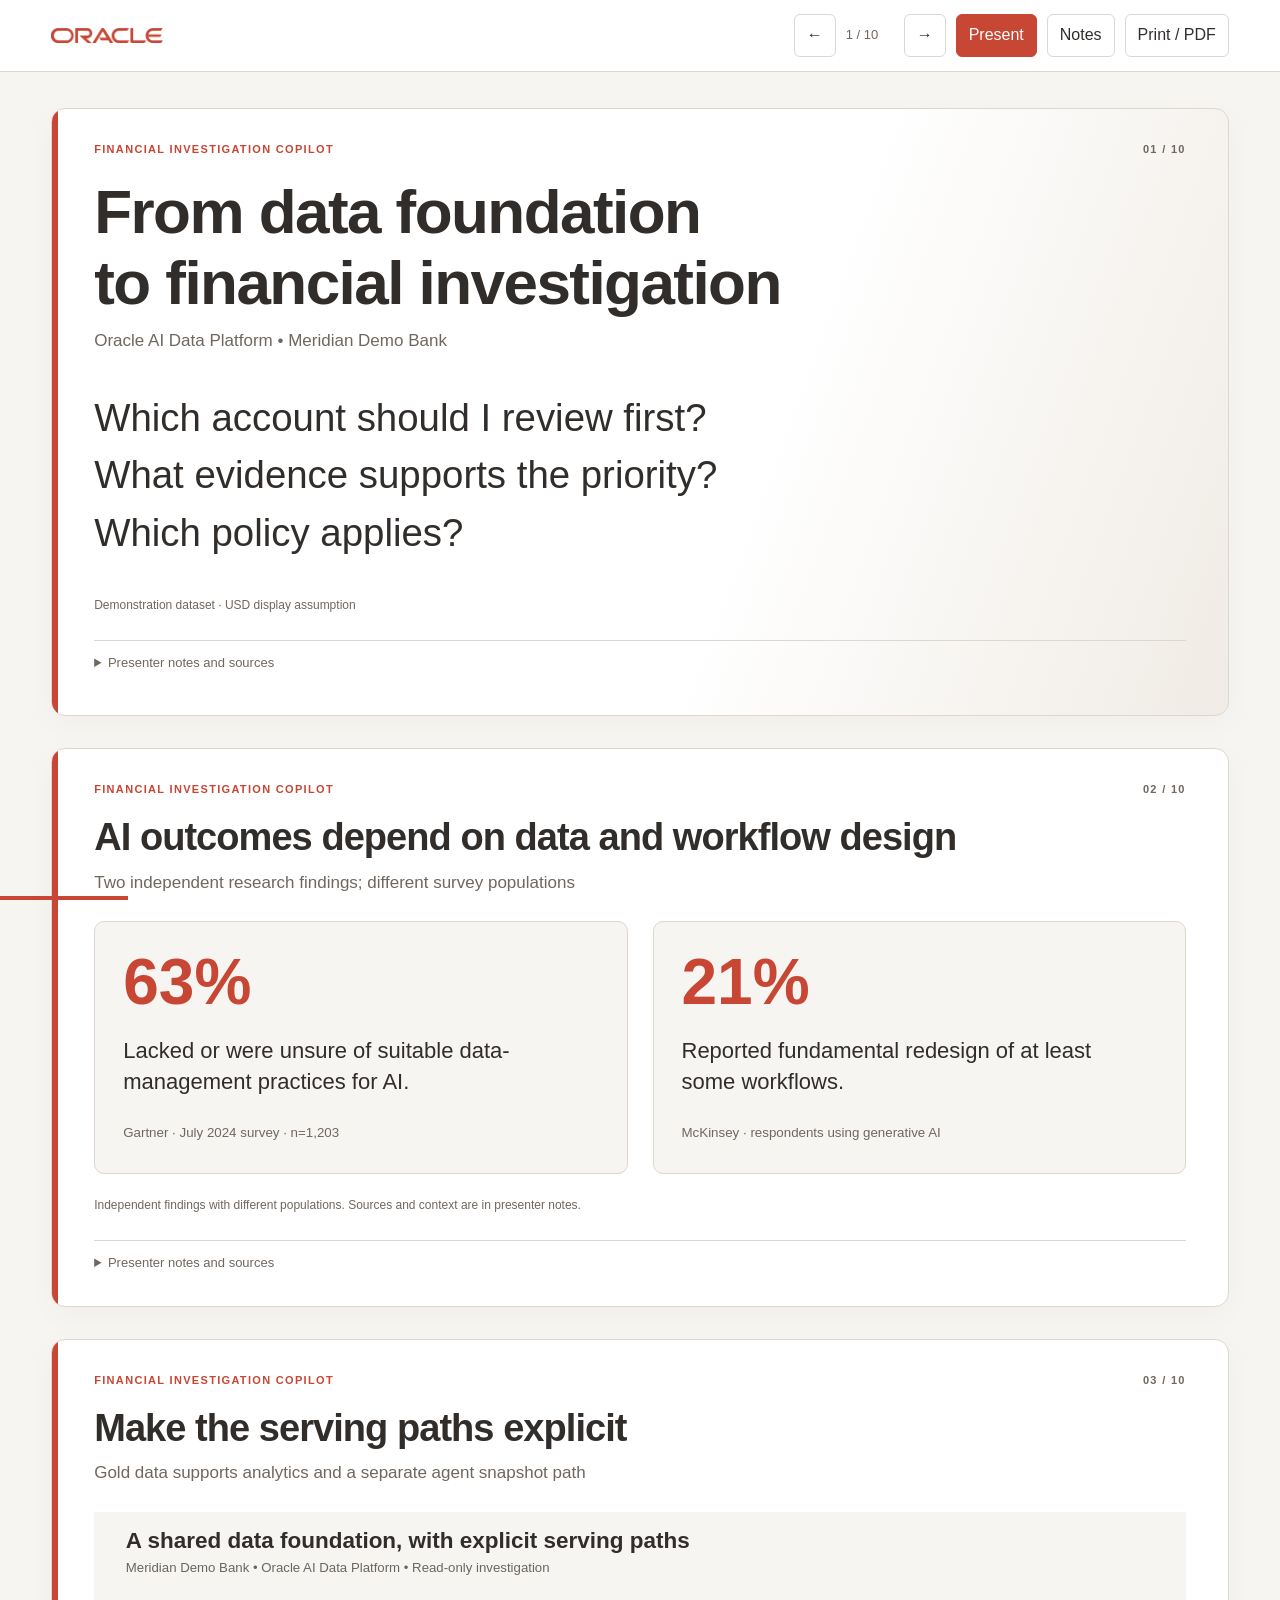
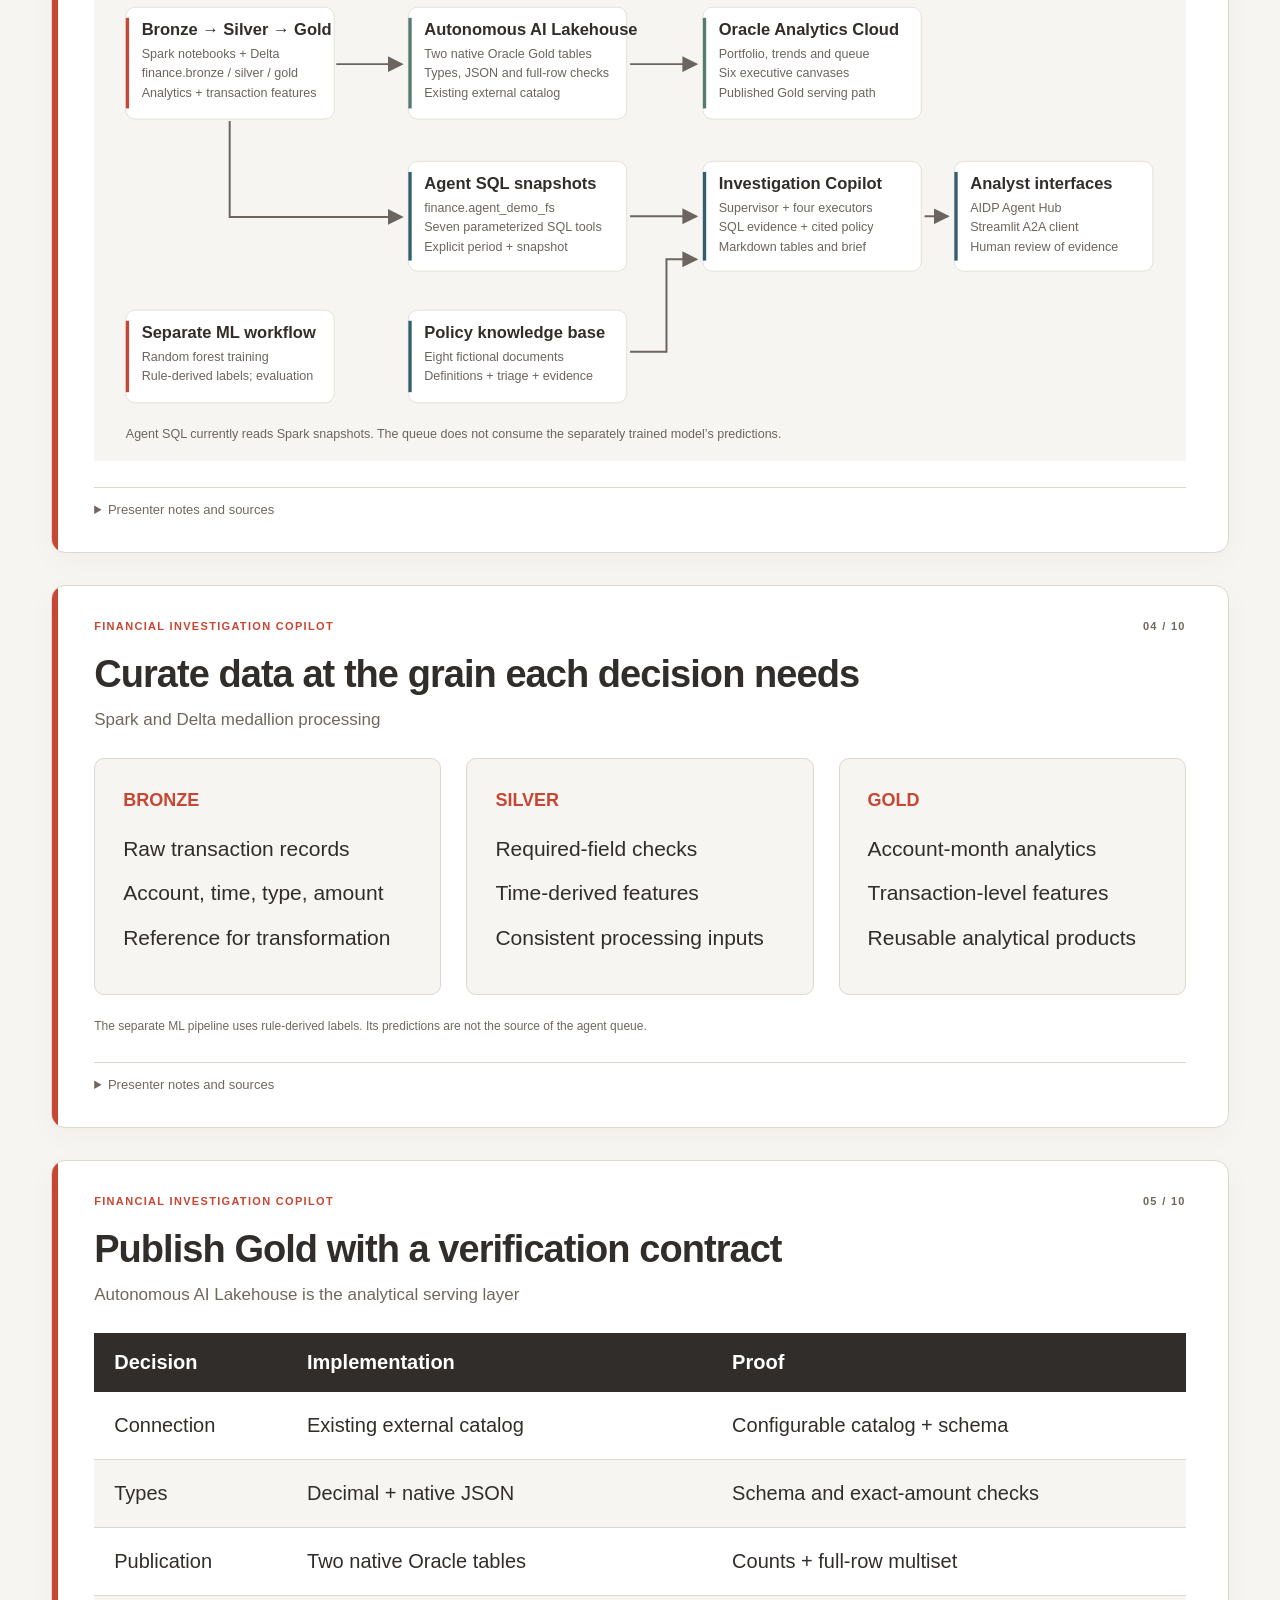
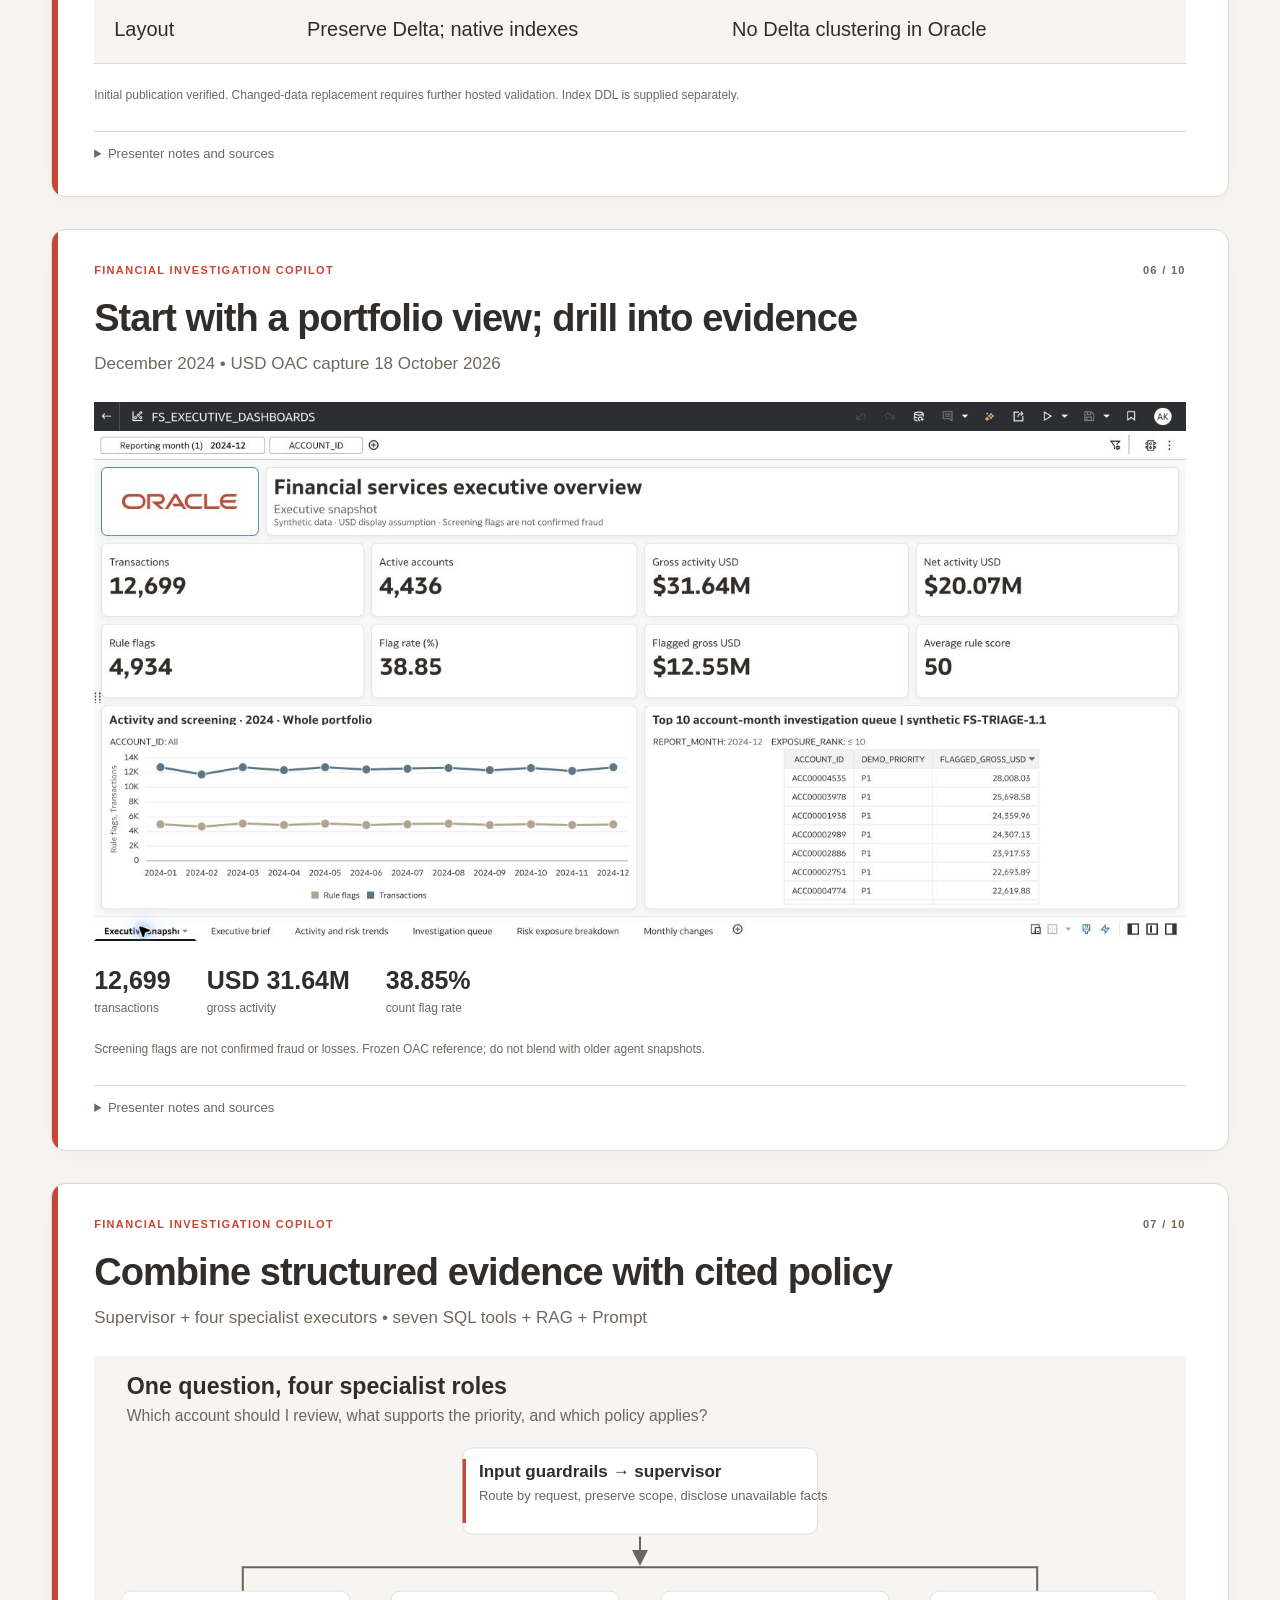
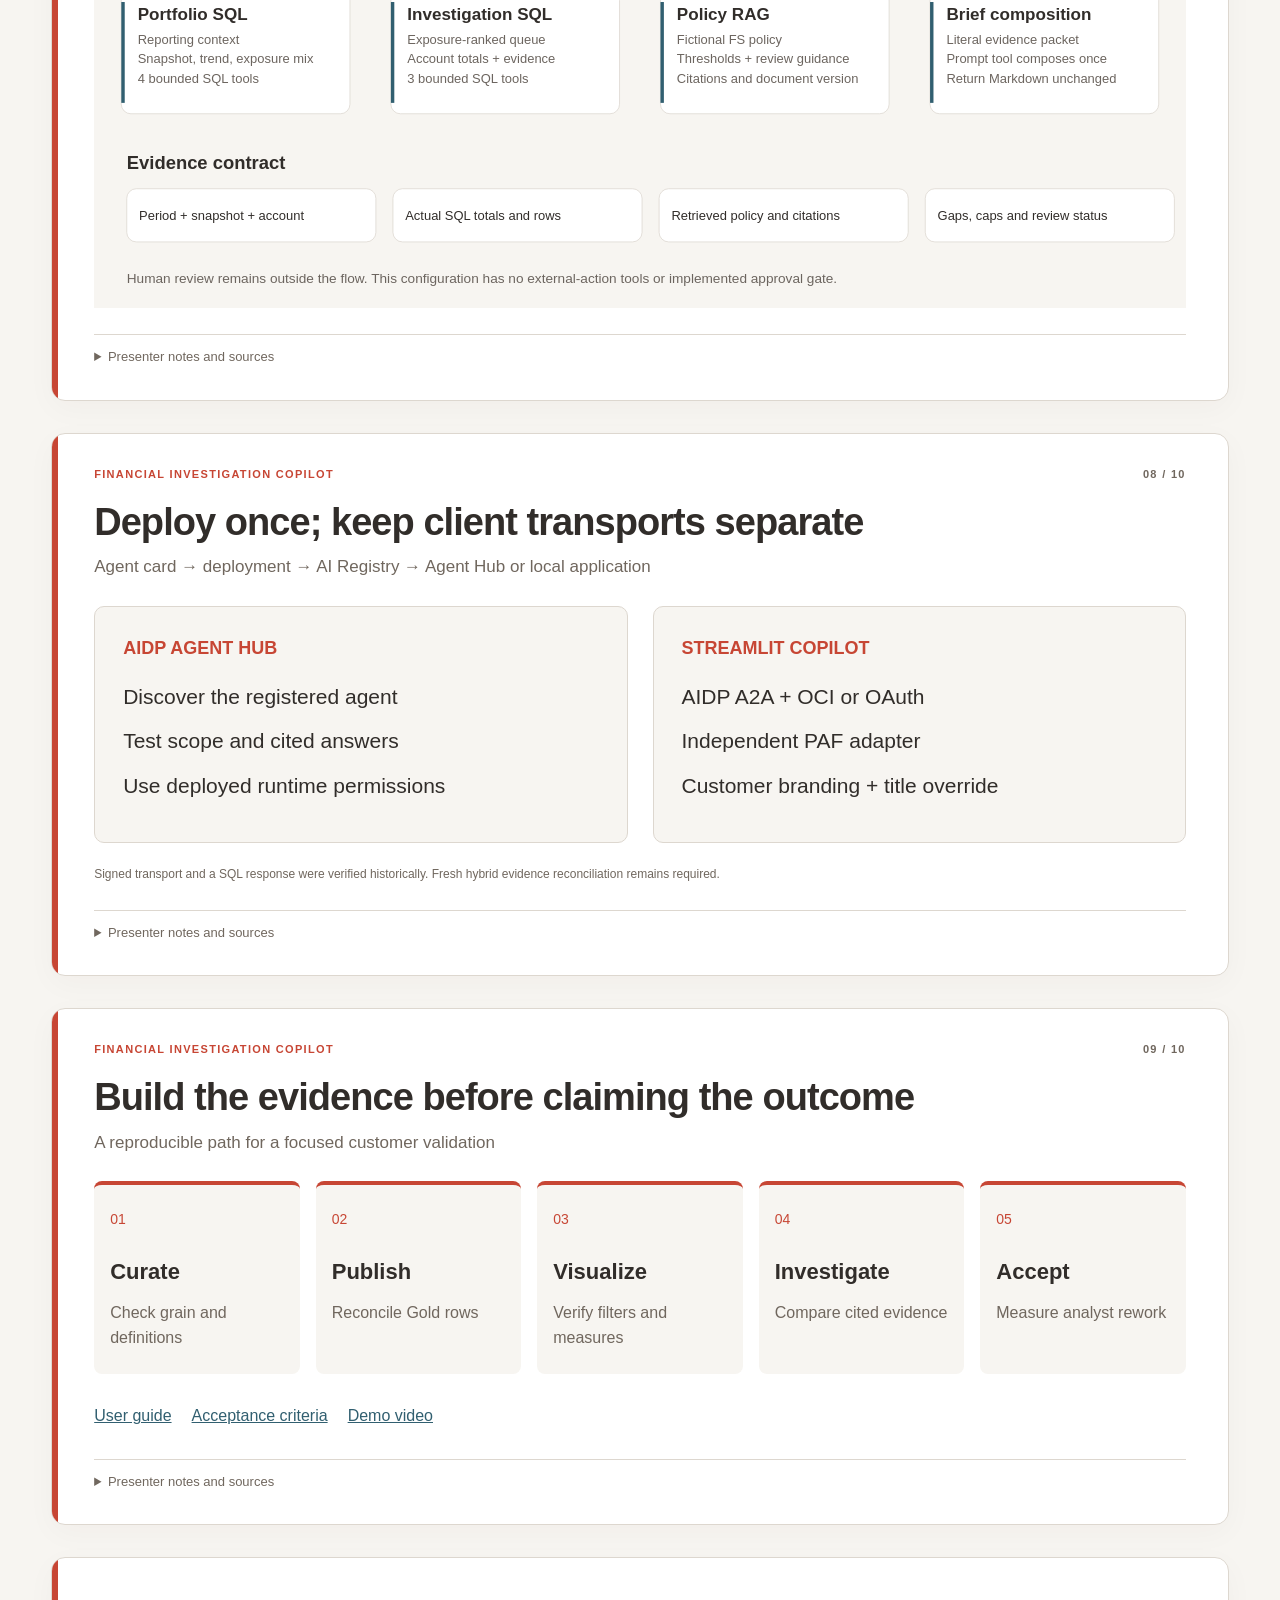
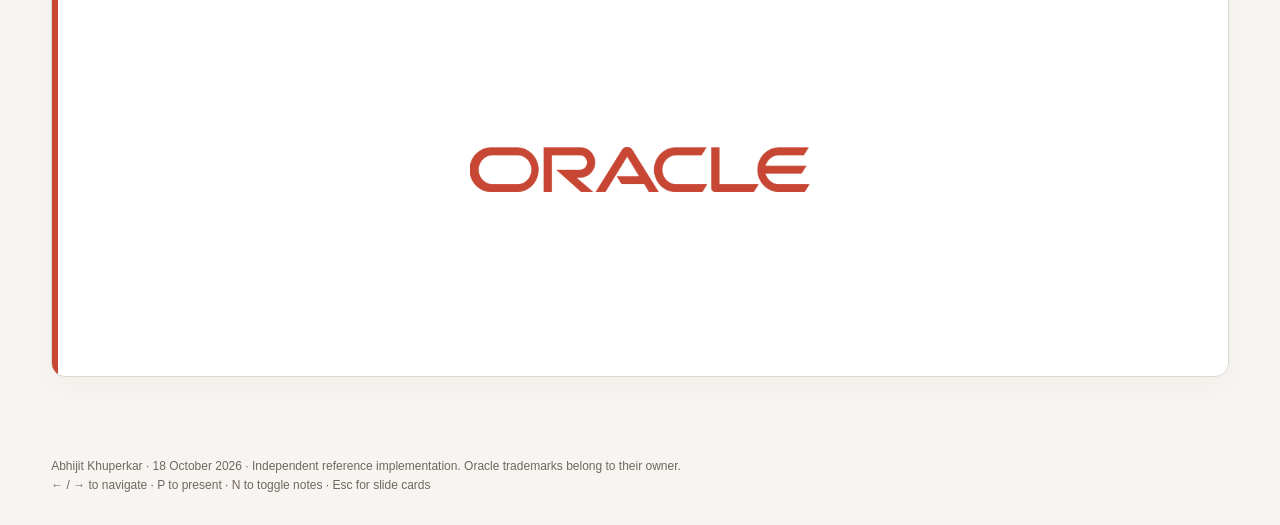
<file: slides/index.html>
<!doctype html><html lang="en"><head><meta charset="utf-8"><meta name="viewport" content="width=device-width,initial-scale=1"><title>Financial Investigation Copilot — slide cards</title><style>
:root{--ink:#312d2a;--muted:#70675e;--red:#c74634;--bg:#f7f5f1;--line:#ddd7cf;--blue:#315f70}*{box-sizing:border-box}body{margin:0;background:var(--bg);color:var(--ink);font:16px/1.55 Arial,Helvetica,sans-serif}.toolbar{position:sticky;top:0;z-index:20;display:flex;align-items:center;gap:10px;padding:14px 4vw;background:#fff;border-bottom:1px solid var(--line);flex-wrap:wrap}.toolbar img{width:112px;height:auto;margin-right:auto}.toolbar button{border:1px solid var(--line);border-radius:6px;background:#fff;color:var(--ink);padding:8px 12px;font:inherit;cursor:pointer}.toolbar button.primary{background:var(--red);color:white;border-color:var(--red)}button:focus-visible,a:focus-visible,summary:focus-visible{outline:3px solid var(--blue);outline-offset:3px}#counter{font-size:13px;color:var(--muted);min-width:48px}main{max-width:1440px;margin:auto;padding:36px 4vw 80px;display:grid;gap:32px}.slide{scroll-margin-top:95px;position:relative;background:#fff;border:1px solid var(--line);border-radius:14px;padding:32px 42px;box-shadow:0 8px 30px #312d2a08;overflow:hidden}.slide:before{content:"";position:absolute;left:0;top:0;width:6px;height:100%;background:var(--red)}.eyebrow{font-size:11px;font-weight:bold;letter-spacing:.12em;color:var(--red);display:flex;justify-content:space-between}.eyebrow span{color:var(--muted)}h2{font-size:clamp(24px,3vw,38px);line-height:1.15;letter-spacing:-.025em;margin:18px 0 10px;font-weight:700}.subtitle{font-size:17px;color:var(--muted);margin:0 0 25px}.content{margin-top:12px}.lead{font-size:clamp(25px,3vw,39px);line-height:1.5;max-width:900px;margin:34px 0}.cover{background:linear-gradient(110deg,#fff 0%,#fff 60%,#f0ebe4 100%);padding-bottom:42px}.cover h2{font-size:clamp(36px,5vw,62px);max-width:1000px}.two,.columns{display:grid;grid-template-columns:repeat(2,1fr);gap:25px}.columns-3{grid-template-columns:repeat(3,1fr)}.stat,.column{background:#f7f5f1;padding:28px;border-radius:10px;border:1px solid var(--line)}.stat b{display:block;font-size:64px;line-height:1;color:var(--red)}.stat p{font-size:22px;line-height:1.4;max-width:450px}.stat small{color:var(--muted)}.column h3{color:var(--red);font-size:18px;margin:0 0 18px}.column p{font-size:21px;margin:12px 0}figure{margin:0}figure img{width:100%;height:auto;max-height:570px;object-fit:contain;display:block}.disclosure{font-size:12px;color:var(--muted);margin:22px 0 4px}.mini-kpis{display:flex;gap:36px;flex-wrap:wrap;margin:20px 0}.mini-kpis span{display:grid;color:var(--muted);font-size:12px}.mini-kpis b{font-size:25px;color:var(--ink)}table{border-collapse:collapse;width:100%;font-size:20px}th{text-align:left;background:#312d2a;color:white;padding:14px 20px}td{padding:18px 20px;border-bottom:1px solid var(--line)}tbody tr:nth-child(even){background:#f7f5f1}.table-scroll{overflow:auto}.steps{display:grid;grid-template-columns:repeat(5,1fr);gap:16px;padding:0;counter-reset:step;list-style:none}.steps li{counter-increment:step;background:#f7f5f1;border-top:4px solid var(--red);padding:24px 16px;border-radius:8px}.steps li:before{content:counter(step,decimal-leading-zero);display:block;color:var(--red);font-size:14px;margin-bottom:24px}.steps b{font-size:22px;display:block}.steps span{display:block;color:var(--muted);margin-top:12px}.resource-links{display:flex;gap:20px;flex-wrap:wrap;margin:30px 0}.resource-links a{color:var(--blue)}.notes{border-top:1px solid var(--line);margin-top:26px;padding-top:12px;font-size:13px;color:var(--muted)}summary{cursor:pointer}.notes p{max-width:100%;overflow-wrap:anywhere}.closing{min-height:420px;display:grid;place-items:center}.closing header,.closing .notes{display:none}.closing-logo{width:340px;max-width:70vw;height:auto}.footer{max-width:1440px;margin:auto;padding:0 4vw 30px;color:var(--muted);font-size:12px}.progress{position:fixed;bottom:0;left:0;height:4px;background:var(--red);width:10%;z-index:30}.presenting main{max-width:100%;padding:18px 3vw}.presenting .slide{display:none;min-height:calc(100vh - 115px)}.presenting .slide.active{display:block}.presenting .slide.closing.active{display:grid}.presenting .footer{display:none}.hide-notes .notes{display:none}@media(max-width:750px){.slide{padding:25px 22px}.two,.columns,.columns-3,.steps{grid-template-columns:1fr}.stat b{font-size:50px}.toolbar{padding:10px}.toolbar img{width:80px}.toolbar button{font-size:12px;padding:7px}.column p{font-size:18px}table{font-size:15px}.steps li:before{margin-bottom:8px}}@media print{body{background:white}.toolbar,.footer,.progress,.notes{display:none!important}main,.presenting main{padding:0;display:block}.slide,.presenting .slide{display:block!important;border:0;border-radius:0;box-shadow:none;min-height:0;height:180mm;page-break-after:always;padding:12mm}.slide.closing{display:grid!important}.slide:last-child{page-break-after:auto}h2{font-size:26px}.lead{font-size:28px}figure img{max-height:120mm}.stat b{font-size:48px}.stat p,td,th,.column p{font-size:17px}@page{size:A4 landscape;margin:10mm}}
</style></head><body><nav class="toolbar" aria-label="Presentation controls"><img src="../media/brand/oracle-wordmark.png" alt="Oracle"><button id="prev" aria-label="Previous slide">←</button><span id="counter" aria-live="polite">1 / 10</span><button id="next" aria-label="Next slide">→</button><button id="mode" class="primary" aria-pressed="false">Present</button><button id="notes" aria-pressed="true">Notes</button><button id="print">Print / PDF</button></nav><main><section class="slide cover" id="slide-1" aria-labelledby="title-1"><header><span class="eyebrow">FINANCIAL INVESTIGATION COPILOT <span>01 / 10</span></span><h2 id="title-1">From data foundation<br>to financial investigation</h2><p class="subtitle">Oracle AI Data Platform • Meridian Demo Bank</p></header><div class="content"><p class="lead">Which account should I review first?<br>What evidence supports the priority?<br>Which policy applies?</p><p class="disclosure">Demonstration dataset · USD display assumption</p></div><details class="notes"><summary>Presenter notes and sources</summary><p>Abhijit Khuperkar | 18 October 2026. Mixed business and technical audience. Follow one monthly investigation from portfolio context to account evidence and policy. Demonstration dataset; amounts shown in USD, a display assumption without FX conversion. No confirmed-fraud, calibrated-probability or realized-loss claim.</p></details></section><section class="slide" id="slide-2" aria-labelledby="title-2"><header><span class="eyebrow">FINANCIAL INVESTIGATION COPILOT <span>02 / 10</span></span><h2 id="title-2">AI outcomes depend on data and workflow design</h2><p class="subtitle">Two independent research findings; different survey populations</p></header><div class="content"><div class="two"><div class="stat"><b>63%</b><p>Lacked or were unsure of suitable data-management practices for AI.</p><small>Gartner · July 2024 survey · n=1,203</small></div><div class="stat"><b>21%</b><p>Reported fundamental redesign of at least some workflows.</p><small>McKinsey · respondents using generative AI</small></div></div><p class="disclosure">Independent findings with different populations. Sources and context are in presenter notes.</p></div><details class="notes"><summary>Presenter notes and sources</summary><p>Gartner, 26 Feb 2025: https://www.gartner.com/en/newsroom/press-releases/2025-02-26-lack-of-ai-ready-data-puts-ai-projects-at-risk . McKinsey, 12 Mar 2025: https://www.mckinsey.com/capabilities/quantumblack/our-insights/the-state-of-ai-how-organizations-are-rewiring-to-capture-value . These findings motivate explicit data contracts and workflow design; neither establishes causation or a measured benefit from this project. Do not invert adoption statistics into disconnected-workflow claims.</p></details></section><section class="slide" id="slide-3" aria-labelledby="title-3"><header><span class="eyebrow">FINANCIAL INVESTIGATION COPILOT <span>03 / 10</span></span><h2 id="title-3">Make the serving paths explicit</h2><p class="subtitle">Gold data supports analytics and a separate agent snapshot path</p></header><div class="content"><figure><img src="../media/diagrams/architecture.svg" alt="Separate Spark-agent and AILH-OAC serving paths" loading="lazy"></figure></div><details class="notes"><summary>Presenter notes and sources</summary><p>See docs/architecture.md and media/diagrams/architecture.svg. Actual implementation: Spark Delta finance Bronze/Silver/Gold; optional publication to native Oracle AILH tables consumed by OAC. Seven current agent SQL tools query finance.agent_demo_fs materialized Spark snapshots. Eight fictional policy documents feed RAG. Separate ML model predictions are not the agent queue input. Oracle SQL tool source options: https://docs.oracle.com/en/cloud/paas/ai-data-platform/aidug/agent-flow-tools.html .</p></details></section><section class="slide" id="slide-4" aria-labelledby="title-4"><header><span class="eyebrow">FINANCIAL INVESTIGATION COPILOT <span>04 / 10</span></span><h2 id="title-4">Curate data at the grain each decision needs</h2><p class="subtitle">Spark and Delta medallion processing</p></header><div class="content"><div class="columns columns-3"><div class="column"><h3>BRONZE</h3><p>Raw transaction records</p><p>Account, time, type, amount</p><p>Reference for transformation</p></div><div class="column"><h3>SILVER</h3><p>Required-field checks</p><p>Time-derived features</p><p>Consistent processing inputs</p></div><div class="column"><h3>GOLD</h3><p>Account-month analytics</p><p>Transaction-level features</p><p>Reusable analytical products</p></div></div><p class="disclosure">The separate ML pipeline uses rule-derived labels. Its predictions are not the source of the agent queue.</p></div><details class="notes"><summary>Presenter notes and sources</summary><p>Four public notebooks preserve the supplied code and markdown, with saved outputs cleared for publication. The separate random forest pipeline demonstrates fitting and evaluation with rule-derived labels: is_fraud = risk_score &gt; 60, where score is randomly generated. Features exclude risk_score. No validated fraud-detection effectiveness follows; representative outcomes and independent model validation are required for a production claim. Source generator is unseeded, so rerun totals differ. Oracle overview: https://docs.oracle.com/en/cloud/paas/ai-data-platform/aidug/overview-oracle-ai-data-platform.html .</p></details></section><section class="slide" id="slide-5" aria-labelledby="title-5"><header><span class="eyebrow">FINANCIAL INVESTIGATION COPILOT <span>05 / 10</span></span><h2 id="title-5">Publish Gold with a verification contract</h2><p class="subtitle">Autonomous AI Lakehouse is the analytical serving layer</p></header><div class="content"><div class="table-scroll"><table><thead><tr><th>Decision</th><th>Implementation</th><th>Proof</th></tr></thead><tbody><tr><td>Connection</td><td>Existing external catalog</td><td>Configurable catalog + schema</td></tr><tr><td>Types</td><td>Decimal + native JSON</td><td>Schema and exact-amount checks</td></tr><tr><td>Publication</td><td>Two native Oracle tables</td><td>Counts + full-row multiset</td></tr><tr><td>Layout</td><td>Preserve Delta; native indexes</td><td>No Delta clustering in Oracle</td></tr></tbody></table></div><p class="disclosure">Initial publication verified. Changed-data replacement requires further hosted validation. Index DDL is supplied separately.</p></div><details class="notes"><summary>Presenter notes and sources</summary><p>Initial publication was verified after a wallet change, with schema, count, decimal, JSON and full-row duplicate-aware comparison. Changed-data replacement remains unvalidated after DATA_ACCESS_LAYER_0068. DDL includes CREATE TABLE IF NOT EXISTS; optional index DDL is supplied, not automatically executed by the catalog writer. Source tables remained unclustered when the runtime rejected retrofit ALTER clustering. See notebook appendix and docs/troubleshooting.md. External catalogs: https://docs.oracle.com/en/cloud/paas/ai-data-platform/aidug/external-catalogs.html .</p></details></section><section class="slide" id="slide-6" aria-labelledby="title-6"><header><span class="eyebrow">FINANCIAL INVESTIGATION COPILOT <span>06 / 10</span></span><h2 id="title-6">Start with a portfolio view; drill into evidence</h2><p class="subtitle">December 2024 • USD OAC capture 18 October 2026</p></header><div class="content"><figure><img src="../media/screenshots/executive-snapshot.png" alt="Verified December 2024 OAC dashboard" loading="lazy"></figure><div class="mini-kpis"><span><b>12,699</b>transactions</span><span><b>USD 31.64M</b>gross activity</span><span><b>38.85%</b>count flag rate</span></div><p class="disclosure">Screening flags are not confirmed fraud or losses. Frozen OAC reference; do not blend with older agent snapshots.</p></div><details class="notes"><summary>Presenter notes and sources</summary><p>Reference data/reference-snapshot.json: 12,699 transactions, 4,436 active accounts; USD31,642,312.97 gross, USD20,071,594.45 net; 4,934 score&gt;60 flags,38.853453027797464% count flag rate; USD12,547,752.55 flagged gross. Six AutoFit canvases: executive snapshot, executive brief, activity/risk trends, investigation queue, exposure breakdown, monthly changes. Whole-portfolio monthly comparisons are independent of account filters. Demonstration dataset; amounts shown in USD. Screening exposure is not confirmed fraud or loss. The screenshot is cropped, never reconstructed. The six OAC canvases were captured with USD presentation and rule FS-TRIAGE-1.1 on 18 October 2026. Original numeric reference remains 17 October; no amount rescaling.</p></details></section><section class="slide" id="slide-7" aria-labelledby="title-7"><header><span class="eyebrow">FINANCIAL INVESTIGATION COPILOT <span>07 / 10</span></span><h2 id="title-7">Combine structured evidence with cited policy</h2><p class="subtitle">Supervisor + four specialist executors • seven SQL tools + RAG + Prompt</p></header><div class="content"><figure><img src="../media/diagrams/agent-flow.svg" alt="Supervisor with portfolio SQL, investigation SQL, policy RAG and brief executors" loading="lazy"></figure></div><details class="notes"><summary>Presenter notes and sources</summary><p>Current node configurations and prompts are in agents/. Supervisor xai.grok-4.7; reference executor choices/settings are explicitly recorded there and may vary by tenant. Current Prompt tool argument: evidence_packet, String; it supersedes the earlier setup-notebook evidence_json template. Resolve the reporting period once, preserve snapshot/account scope, retrieve actual bounded evidence rows and applicable FS-POL-001 policy text. A risk_score is not a probability. No external-action tools or implemented approval gate. Guardrail and human-review language do not establish a technical authorization control.</p></details></section><section class="slide" id="slide-8" aria-labelledby="title-8"><header><span class="eyebrow">FINANCIAL INVESTIGATION COPILOT <span>08 / 10</span></span><h2 id="title-8">Deploy once; keep client transports separate</h2><p class="subtitle">Agent card → deployment → AI Registry → Agent Hub or local application</p></header><div class="content"><div class="columns columns-2"><div class="column"><h3>AIDP AGENT HUB</h3><p>Discover the registered agent</p><p>Test scope and cited answers</p><p>Use deployed runtime permissions</p></div><div class="column"><h3>STREAMLIT COPILOT</h3><p>AIDP A2A + OCI or OAuth</p><p>Independent PAF adapter</p><p>Customer branding + title override</p></div></div><p class="disclosure">Signed transport and a SQL response were verified historically. Fresh hybrid evidence reconciliation remains required.</p></div><details class="notes"><summary>Presenter notes and sources</summary><p>The author reports successful Agent Hub use and seven prompts. Exported trace covers root only. Historical Streamlit checks verified a signed card, minimal invocation and a SQL response. One hybrid follow-up completed transport but failed evidence reconciliation; fresh hosted acceptance is required. Do not show that prior answer as validated. No populated credentials, real endpoints or session histories are included. Run app from apps/copilot to load theme and secrets. Existing working PAF project is untouched.</p></details></section><section class="slide" id="slide-9" aria-labelledby="title-9"><header><span class="eyebrow">FINANCIAL INVESTIGATION COPILOT <span>09 / 10</span></span><h2 id="title-9">Build the evidence before claiming the outcome</h2><p class="subtitle">A reproducible path for a focused customer validation</p></header><div class="content"><ol class="steps"><li><b>Curate</b><span>Check grain and definitions</span></li><li><b>Publish</b><span>Reconcile Gold rows</span></li><li><b>Visualize</b><span>Verify filters and measures</span></li><li><b>Investigate</b><span>Compare cited evidence</span></li><li><b>Accept</b><span>Measure analyst rework</span></li></ol><div class="resource-links"><a href="../docs/user-guide.md">User guide</a><a href="../docs/hosted-acceptance.md">Acceptance criteria</a><a href="../video/README.md">Demo video</a></div></div><details class="notes"><summary>Presenter notes and sources</summary><p>Repository: https://github.com/akhuperkar/aidp-financial-investigation-copilot . User guide covers notebooks, OAC, Agent Builder, deployment and the client. Local mocked tests are distinct from hosted acceptance; the tenant CSV remains NOT_RUN until populated. Next: reconcile a fresh hybrid answer and validate changed-data publication. The reviewed motion video is now available in the repository and on YouTube. Suggested value measurement: time to assemble a review packet and verification rework. These have not been measured by this project. Video: https://www.youtube.com/watch?v=7Jhn-jmz2vg . Companion article (currently Draft): https://medium.com/@abhijit.khuperkar/73440372750f .</p></details></section><section class="slide closing" id="slide-10" aria-labelledby="title-10"><header><span class="eyebrow">FINANCIAL INVESTIGATION COPILOT <span>10 / 10</span></span><h2 id="title-10"></h2><p class="subtitle"></p></header><div class="content"><img class="closing-logo" src="../media/brand/oracle-wordmark.png" alt="Oracle"></div><details class="notes"><summary>Presenter notes and sources</summary><p></p></details></section></main><footer class="footer">Abhijit Khuperkar · 18 October 2026 · Independent reference implementation. Oracle trademarks belong to their owner.<br>← / → to navigate · P to present · N to toggle notes · Esc for slide cards</footer><div class="progress" aria-hidden="true"></div><script>
const cards=[...document.querySelectorAll('.slide')];let current=0;let presenting=false;
function show(n){current=Math.max(0,Math.min(cards.length-1,n));cards.forEach((x,i)=>x.classList.toggle('active',i===current));document.querySelector('#counter').textContent=`${current+1} / ${cards.length}`;document.querySelector('.progress').style.width=`${(current+1)/cards.length*100}%`;document.querySelector('#prev').disabled=current===0;document.querySelector('#next').disabled=current===cards.length-1;if(!presenting)cards[current].scrollIntoView({behavior:'smooth',block:'start'});}
function mode(value){presenting=value;document.body.classList.toggle('presenting',value);document.querySelector('#mode').textContent=value?'Slide cards':'Present';document.querySelector('#mode').setAttribute('aria-pressed',value);show(current);}
document.querySelector('#prev').onclick=()=>show(current-1);document.querySelector('#next').onclick=()=>show(current+1);document.querySelector('#mode').onclick=()=>mode(!presenting);document.querySelector('#notes').onclick=()=>{const hidden=document.body.classList.toggle('hide-notes');document.querySelector('#notes').setAttribute('aria-pressed',!hidden);};document.querySelector('#print').onclick=()=>window.print();
document.addEventListener('keydown',e=>{if(['INPUT','TEXTAREA','SELECT'].includes(e.target.tagName))return;if(['ArrowRight','PageDown',' '].includes(e.key)){e.preventDefault();show(current+1);}if(['ArrowLeft','PageUp'].includes(e.key)){e.preventDefault();show(current-1);}if(e.key==='Home')show(0);if(e.key==='End')show(cards.length-1);if(e.key==='Escape')mode(false);if(e.key.toLowerCase()==='p')mode(!presenting);if(e.key.toLowerCase()==='n')document.querySelector('#notes').click();});
const initial=Number(location.hash.replace('#slide-',''))-1;if(initial>=0&&initial<cards.length)current=initial;cards[current].classList.add('active');document.querySelector('#counter').textContent=`${current+1} / ${cards.length}`;
</script></body></html>
</file>
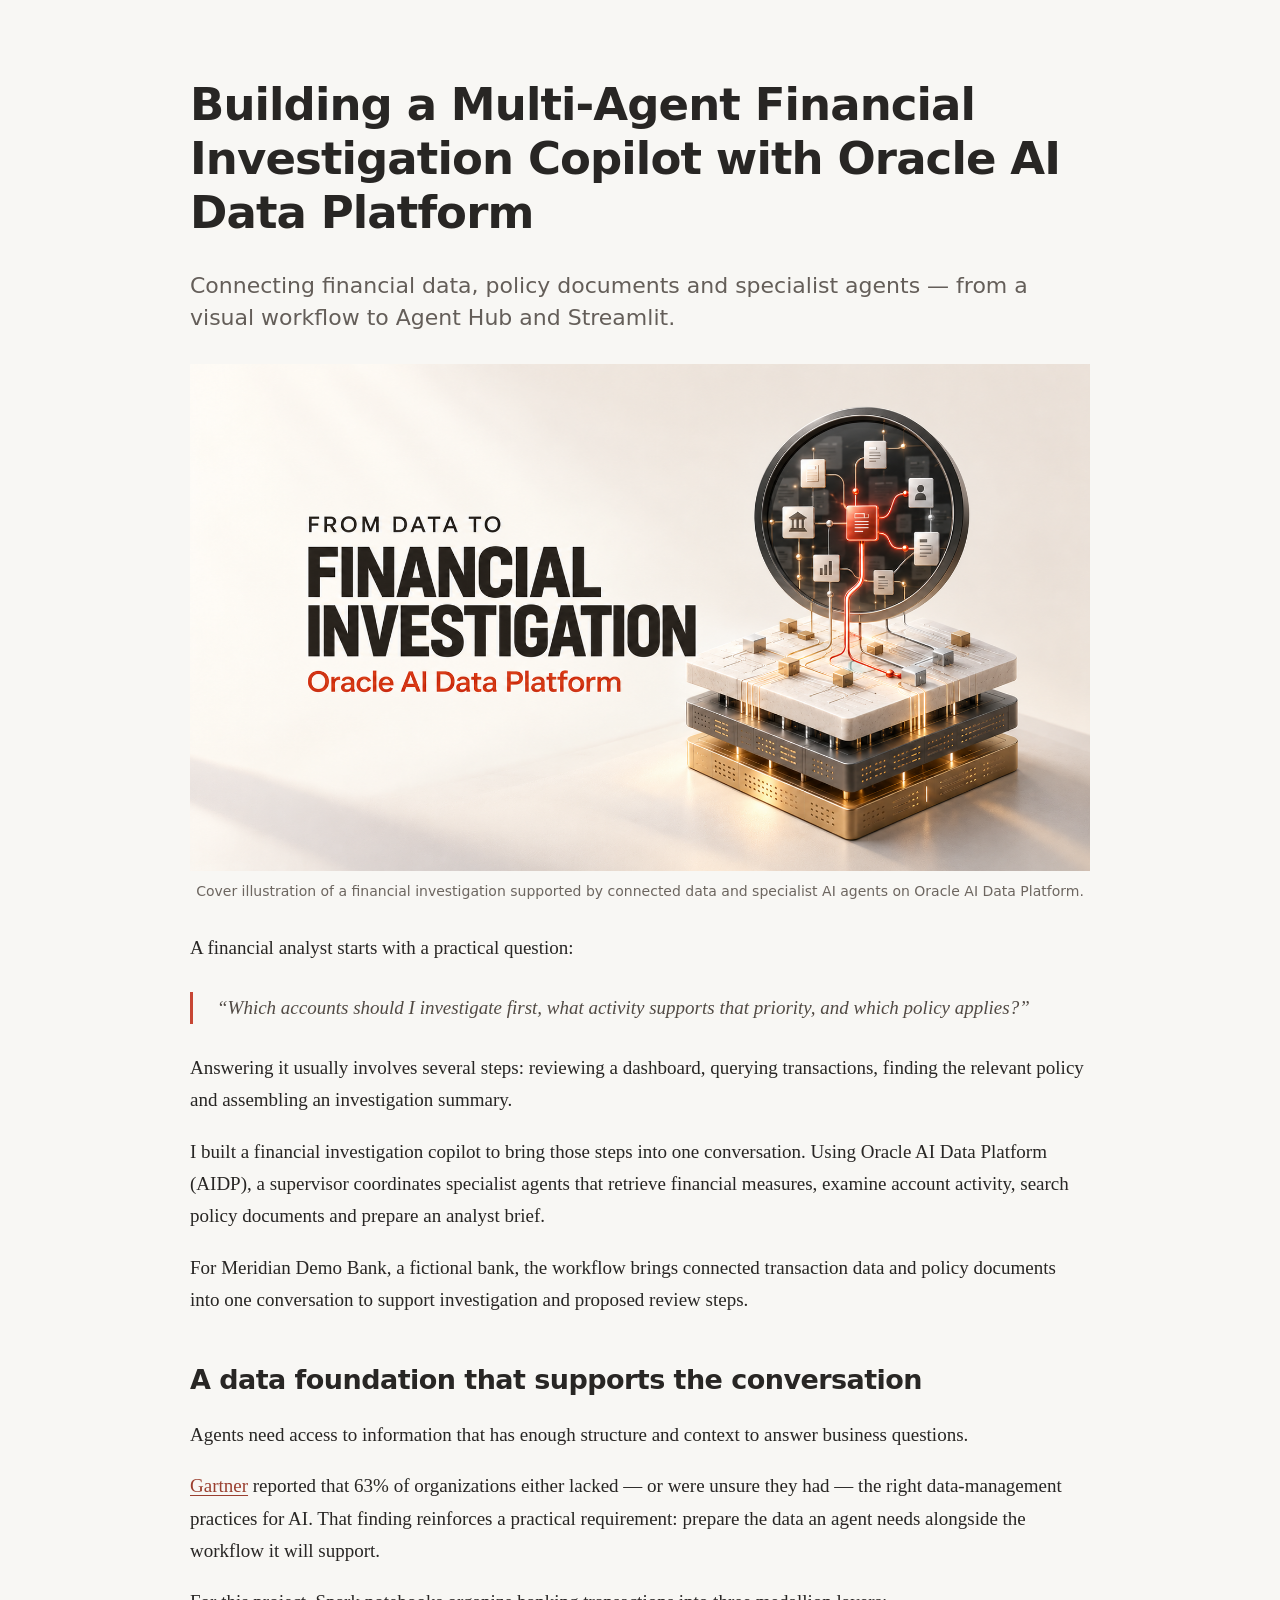
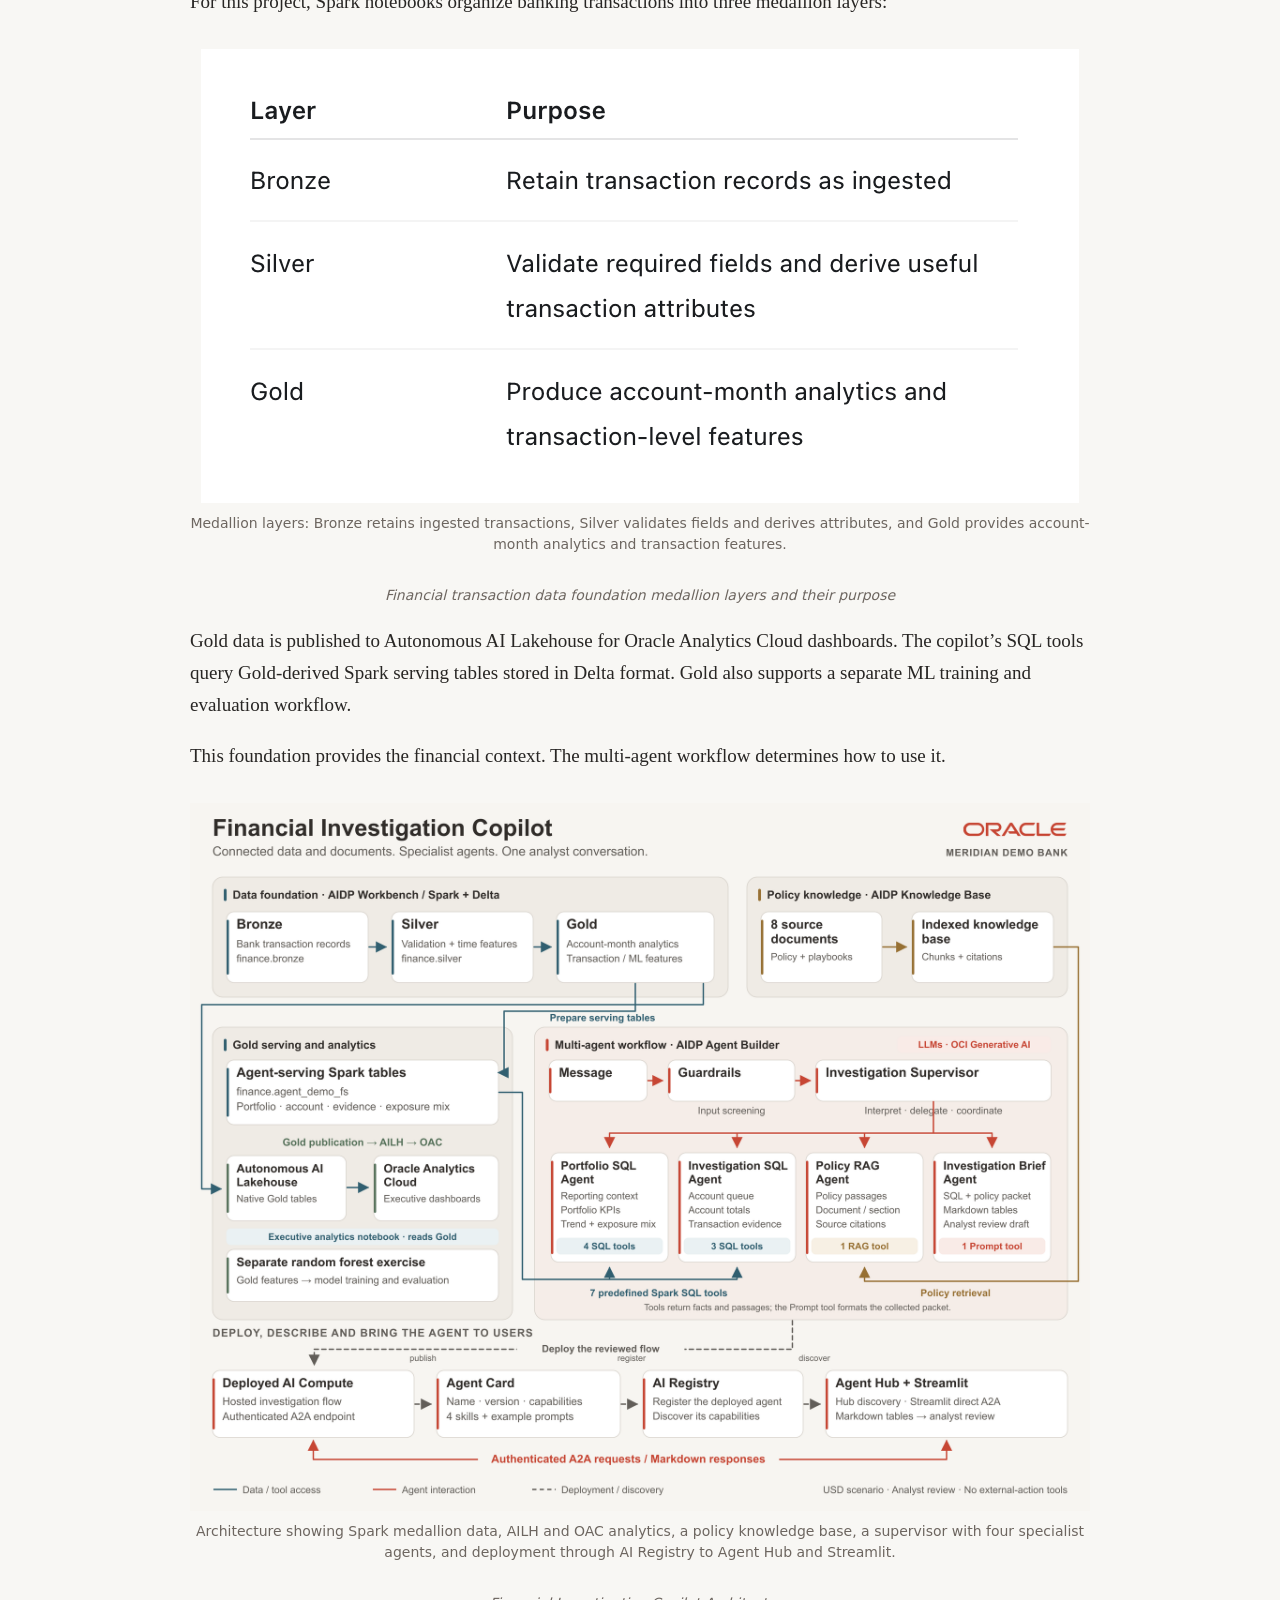
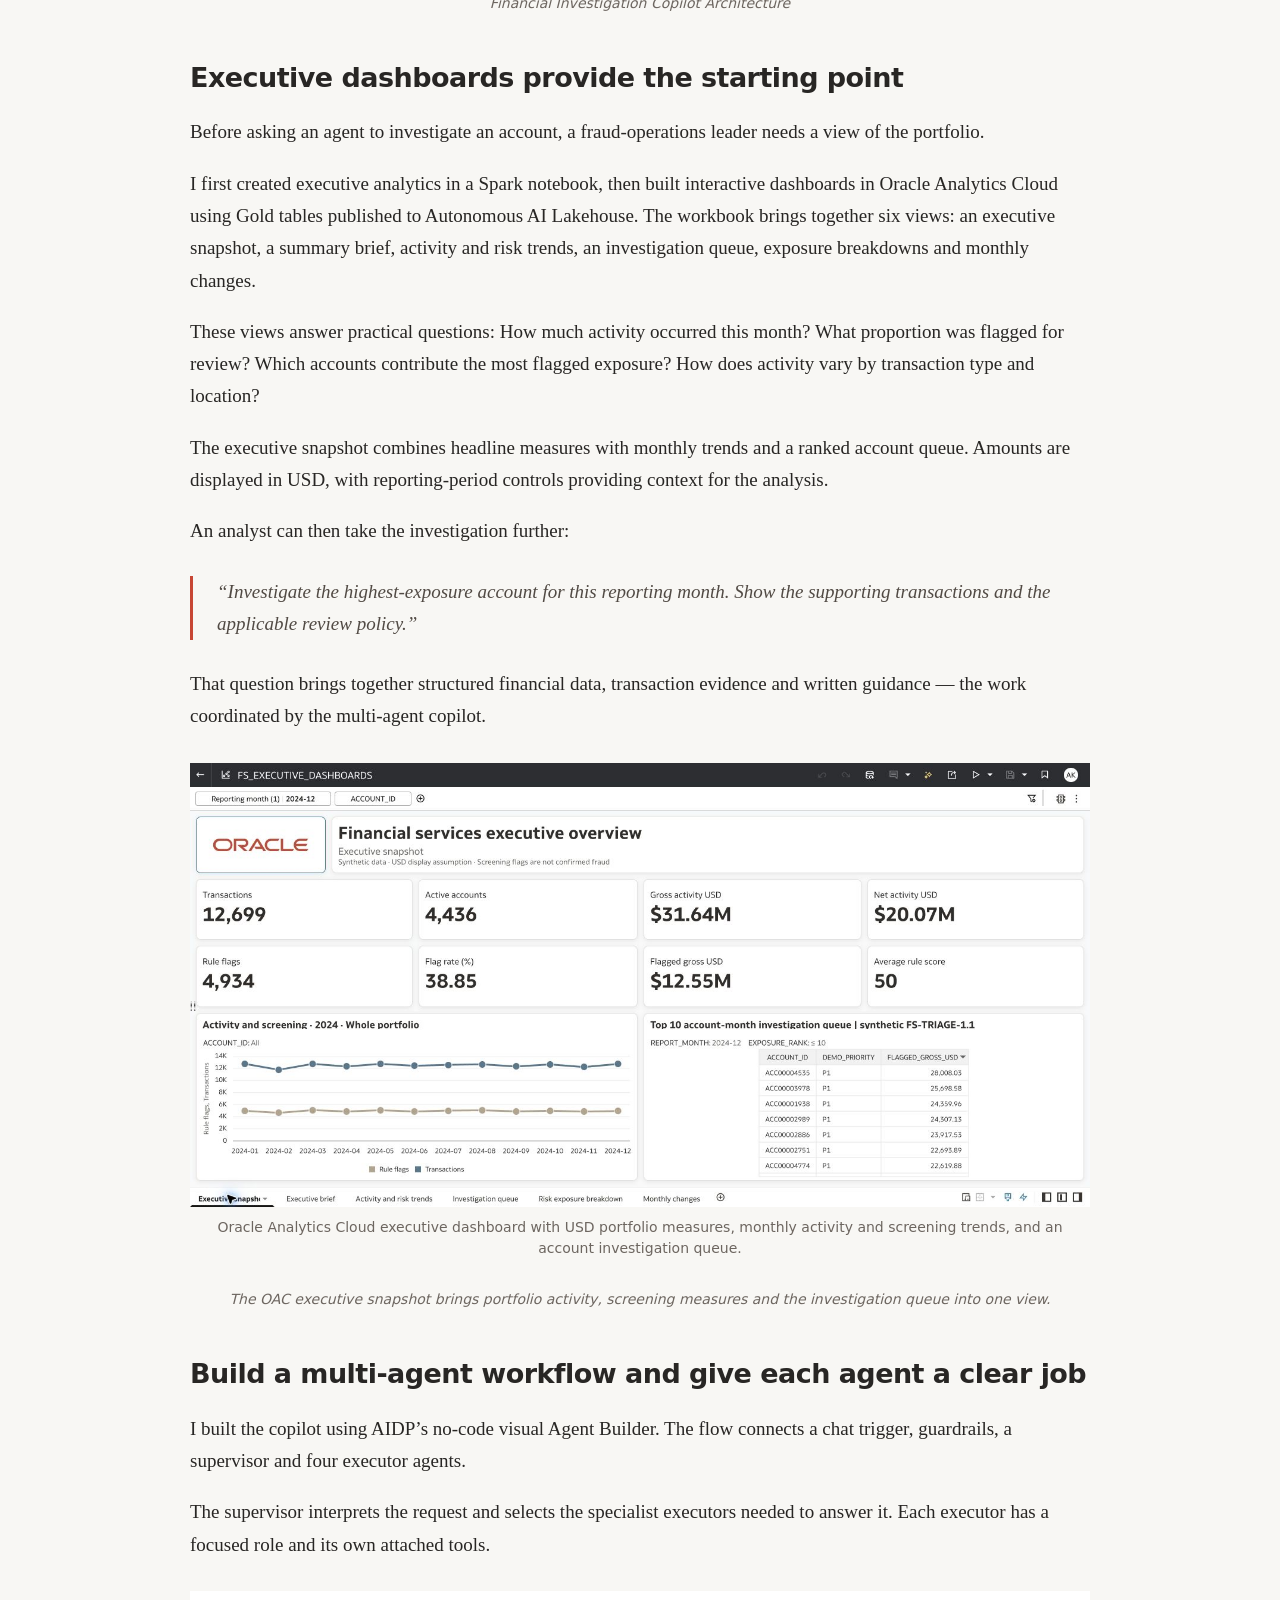
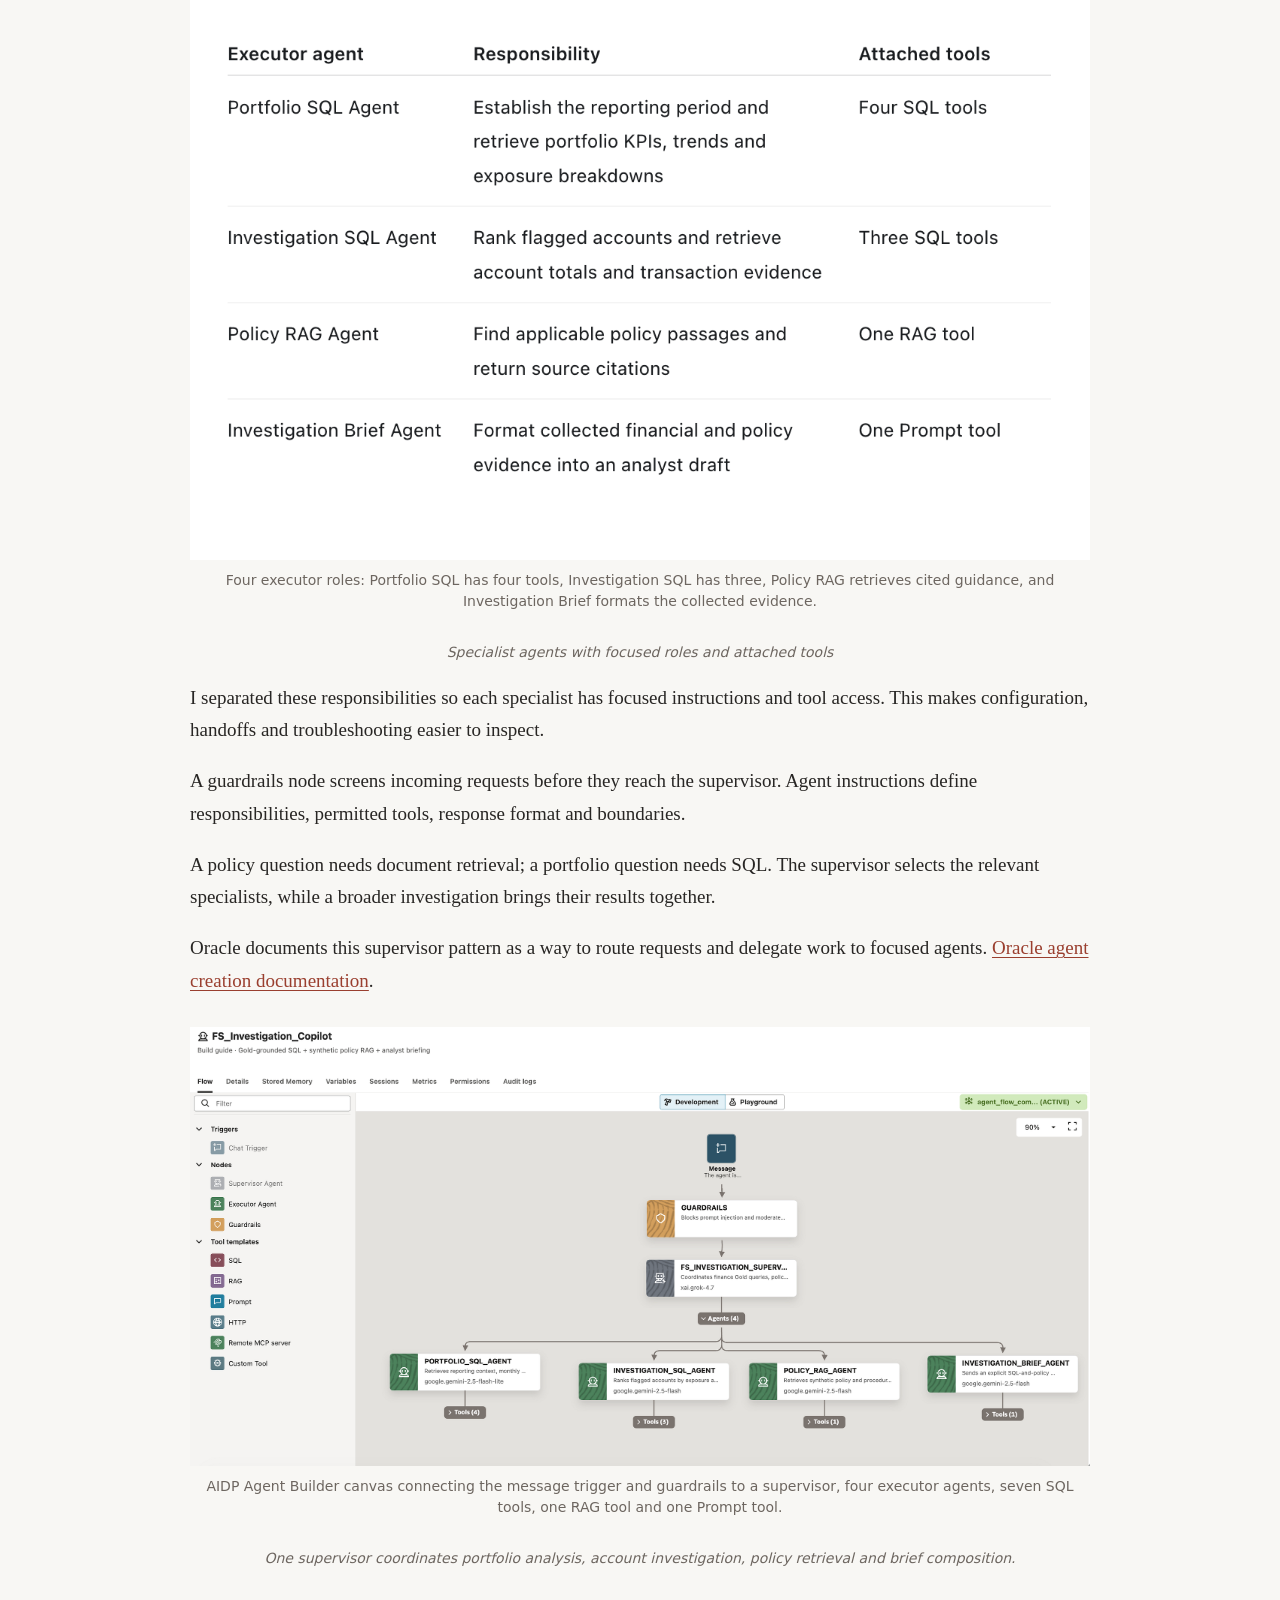
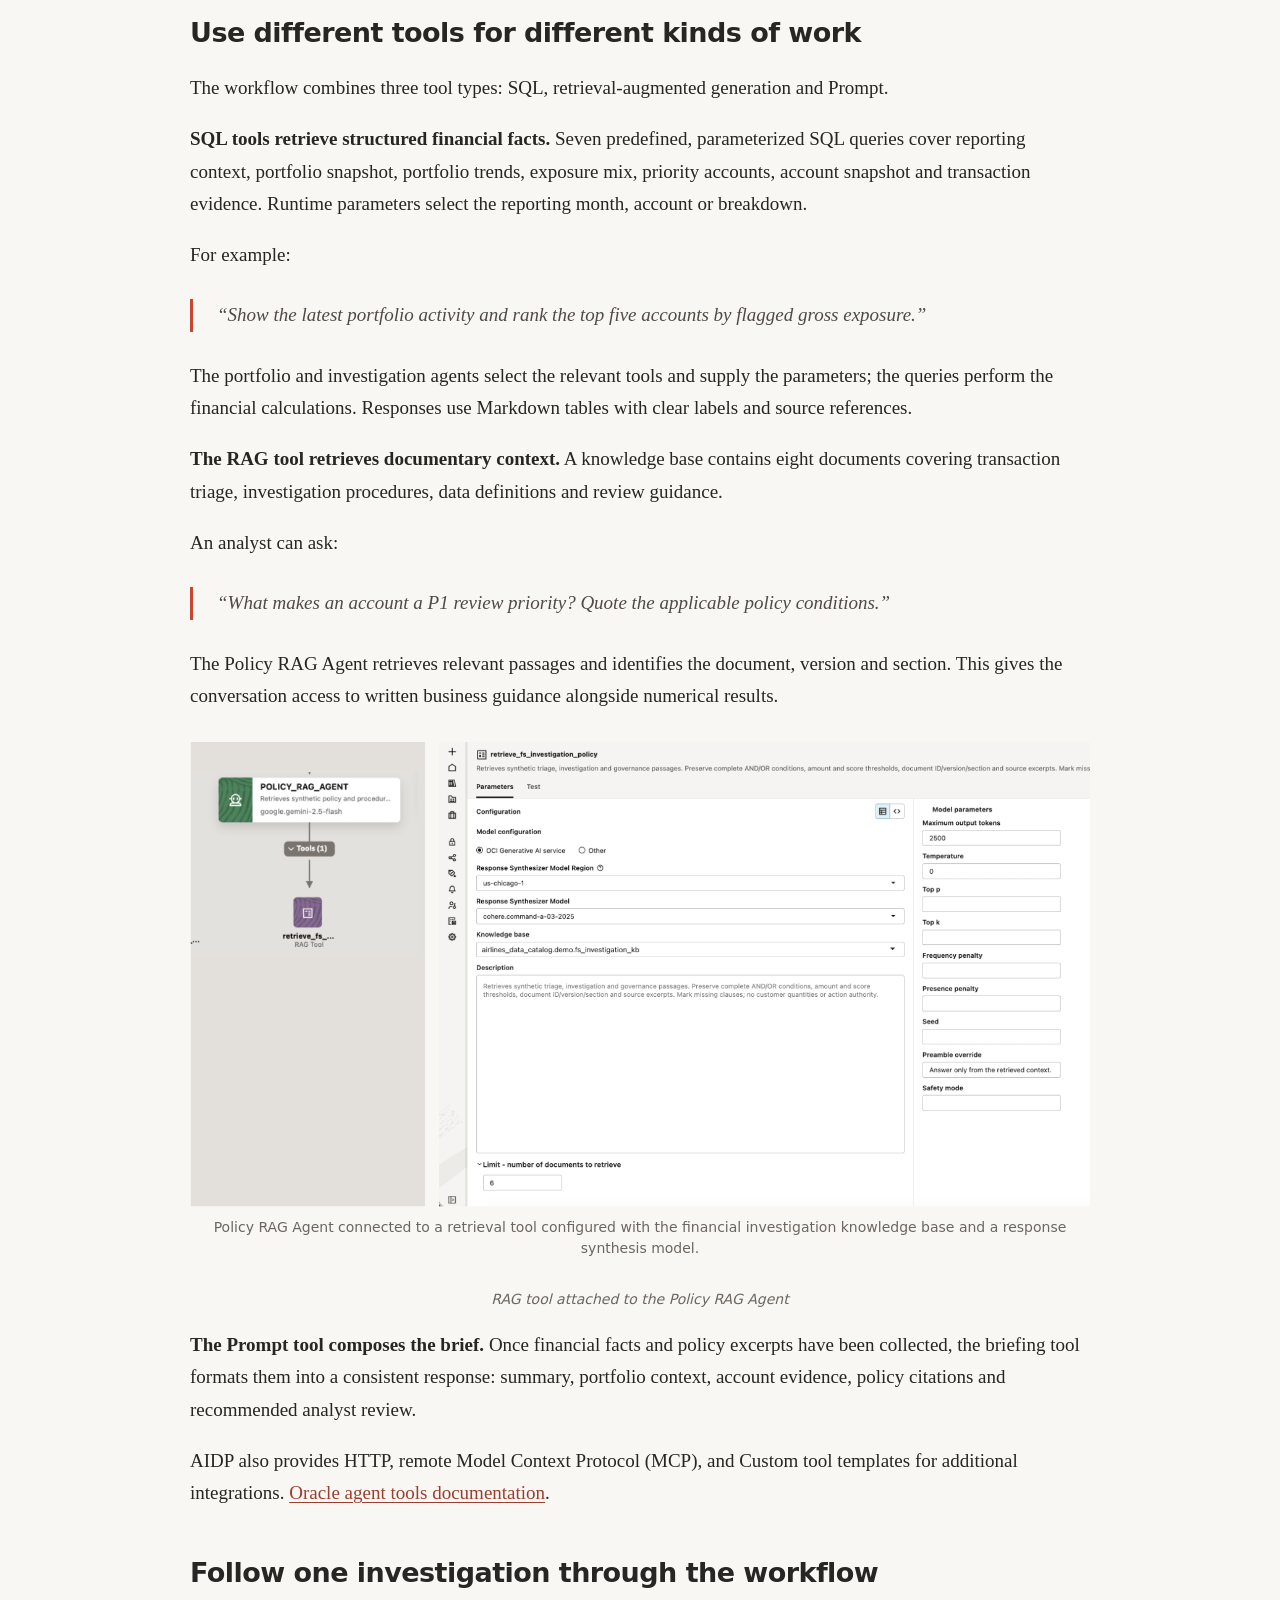
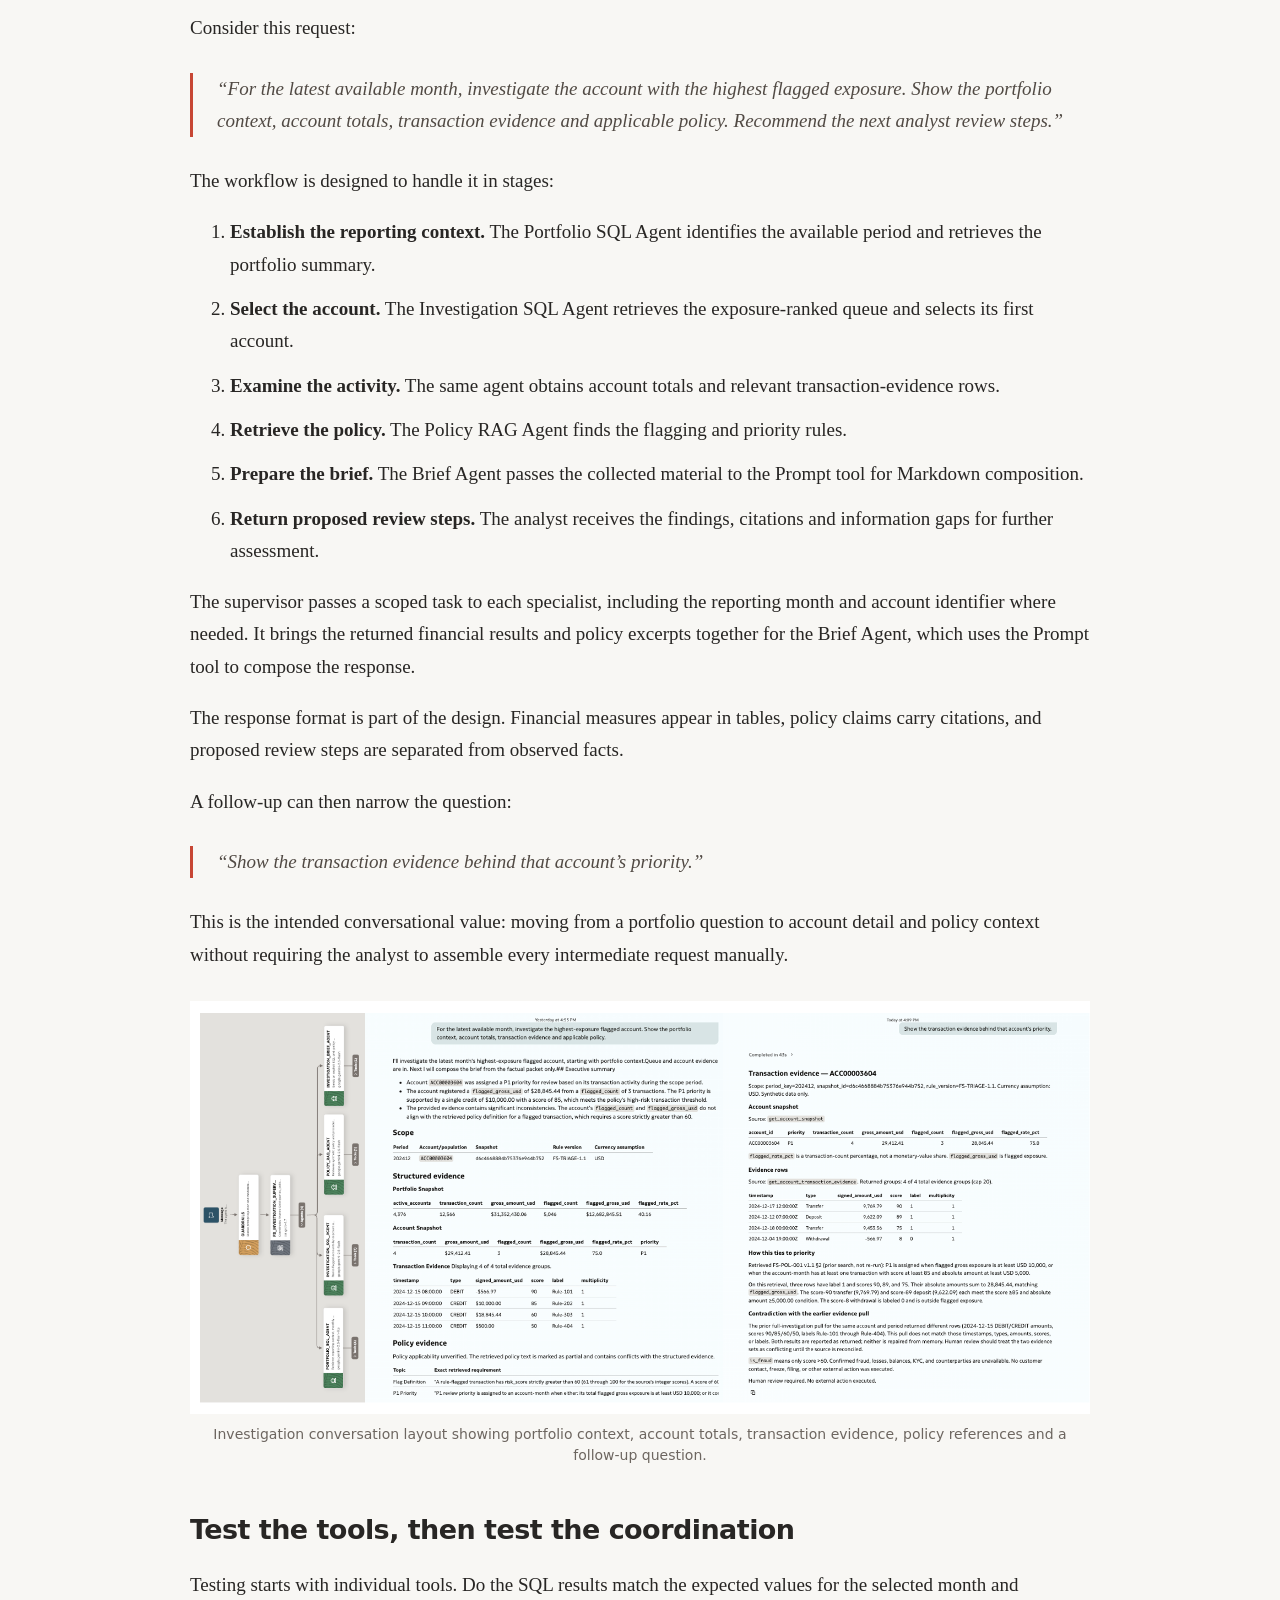
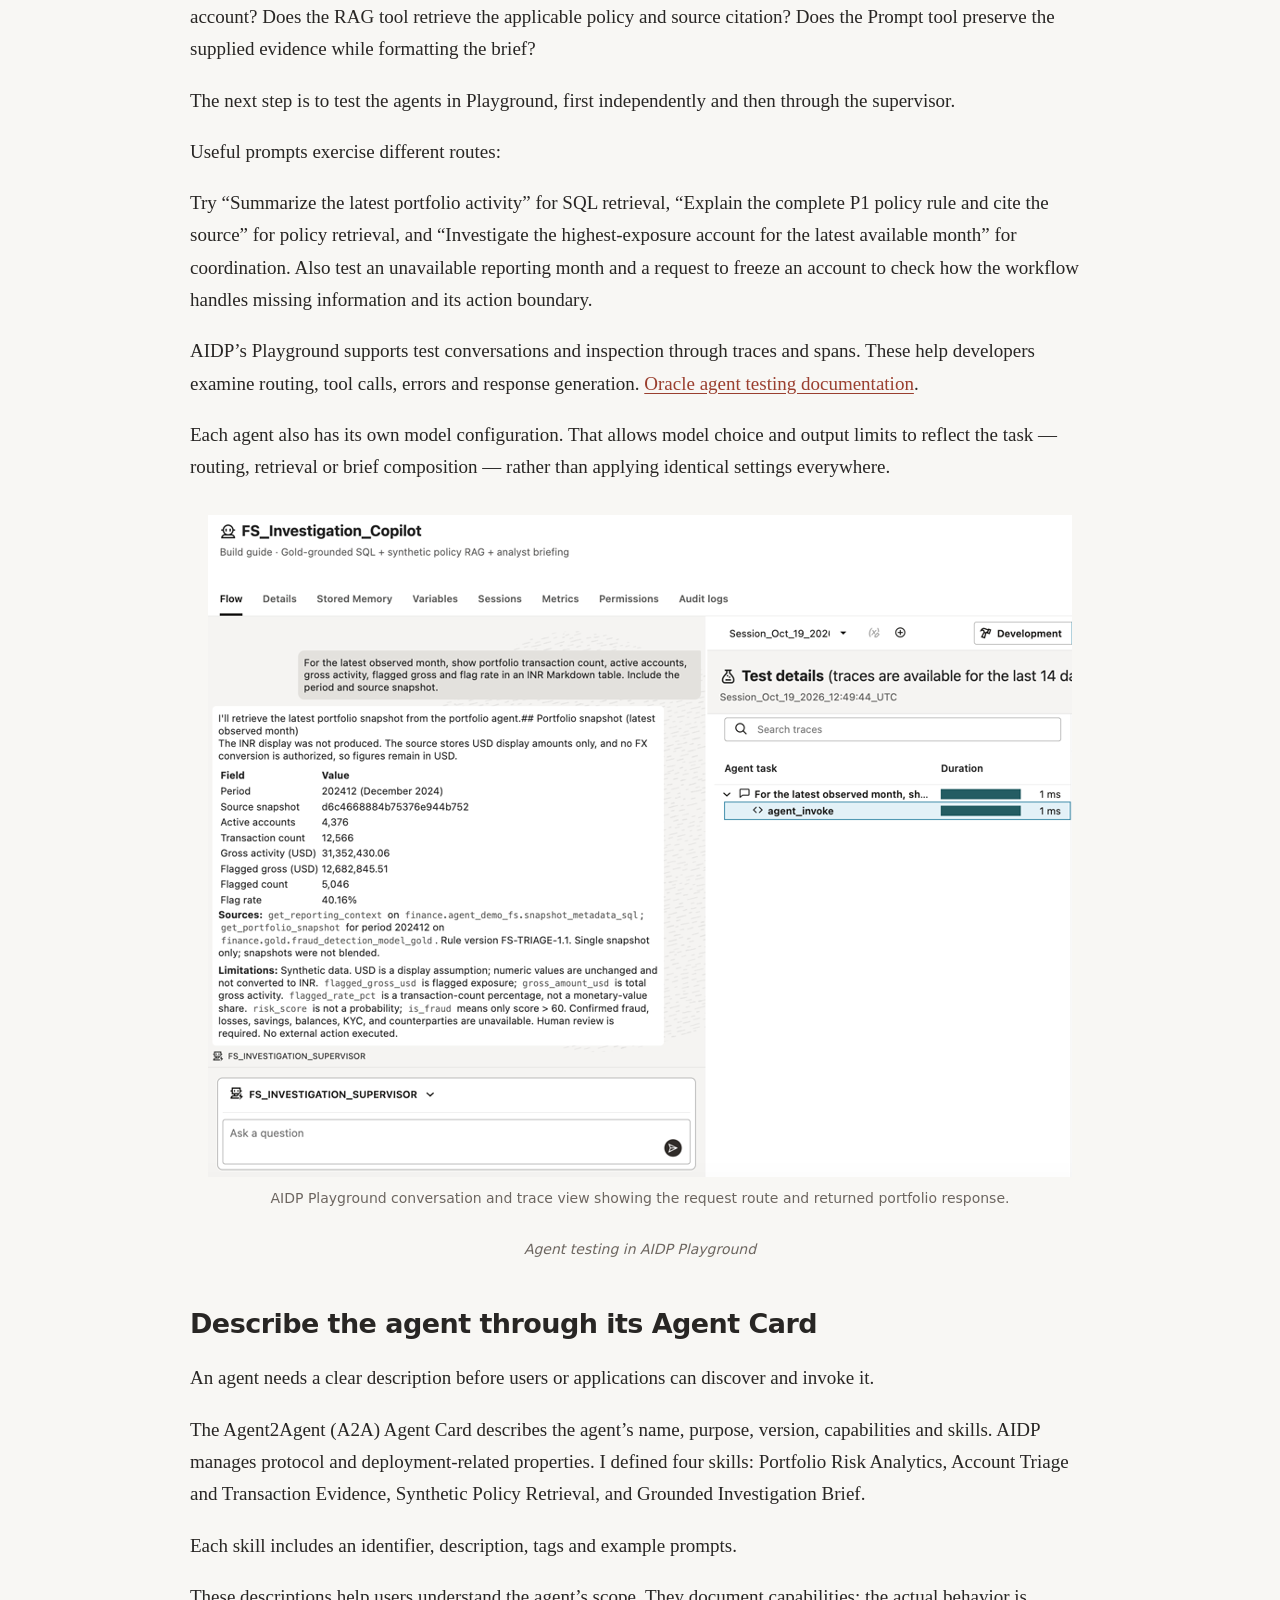
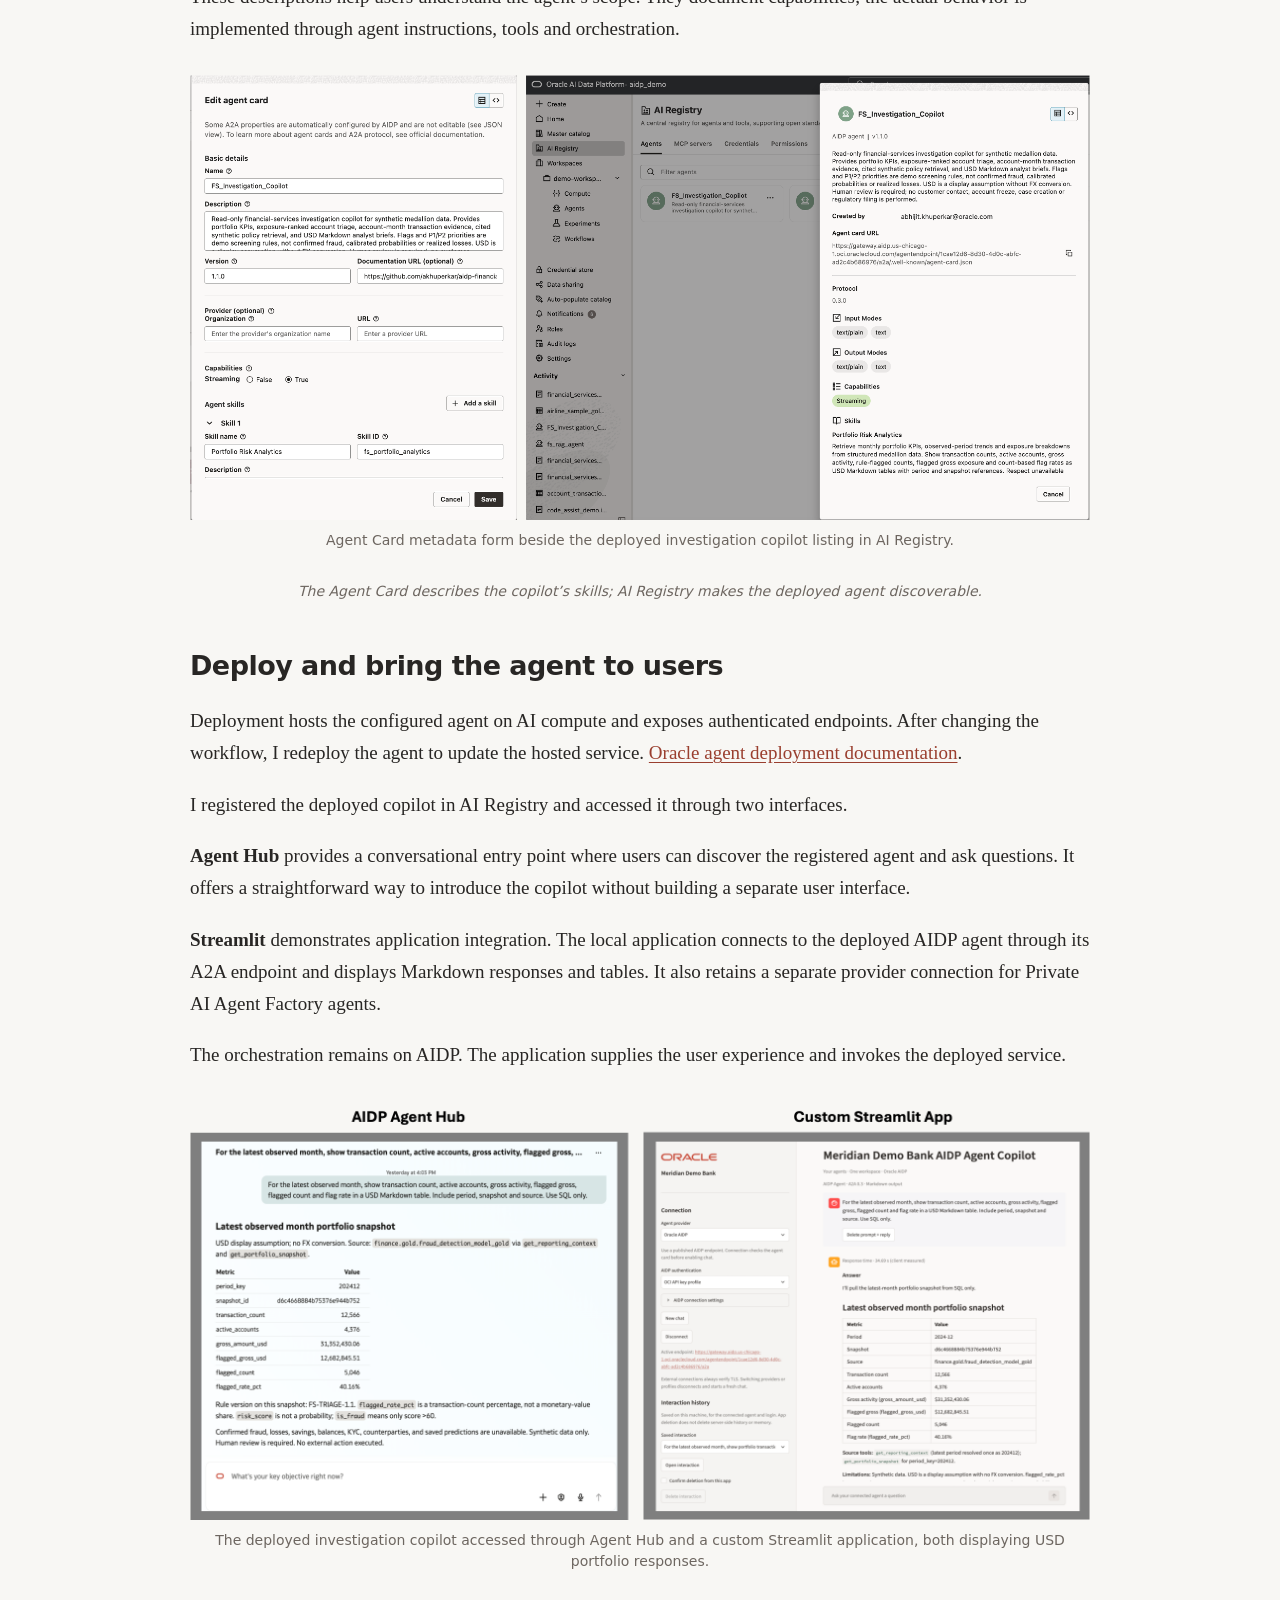
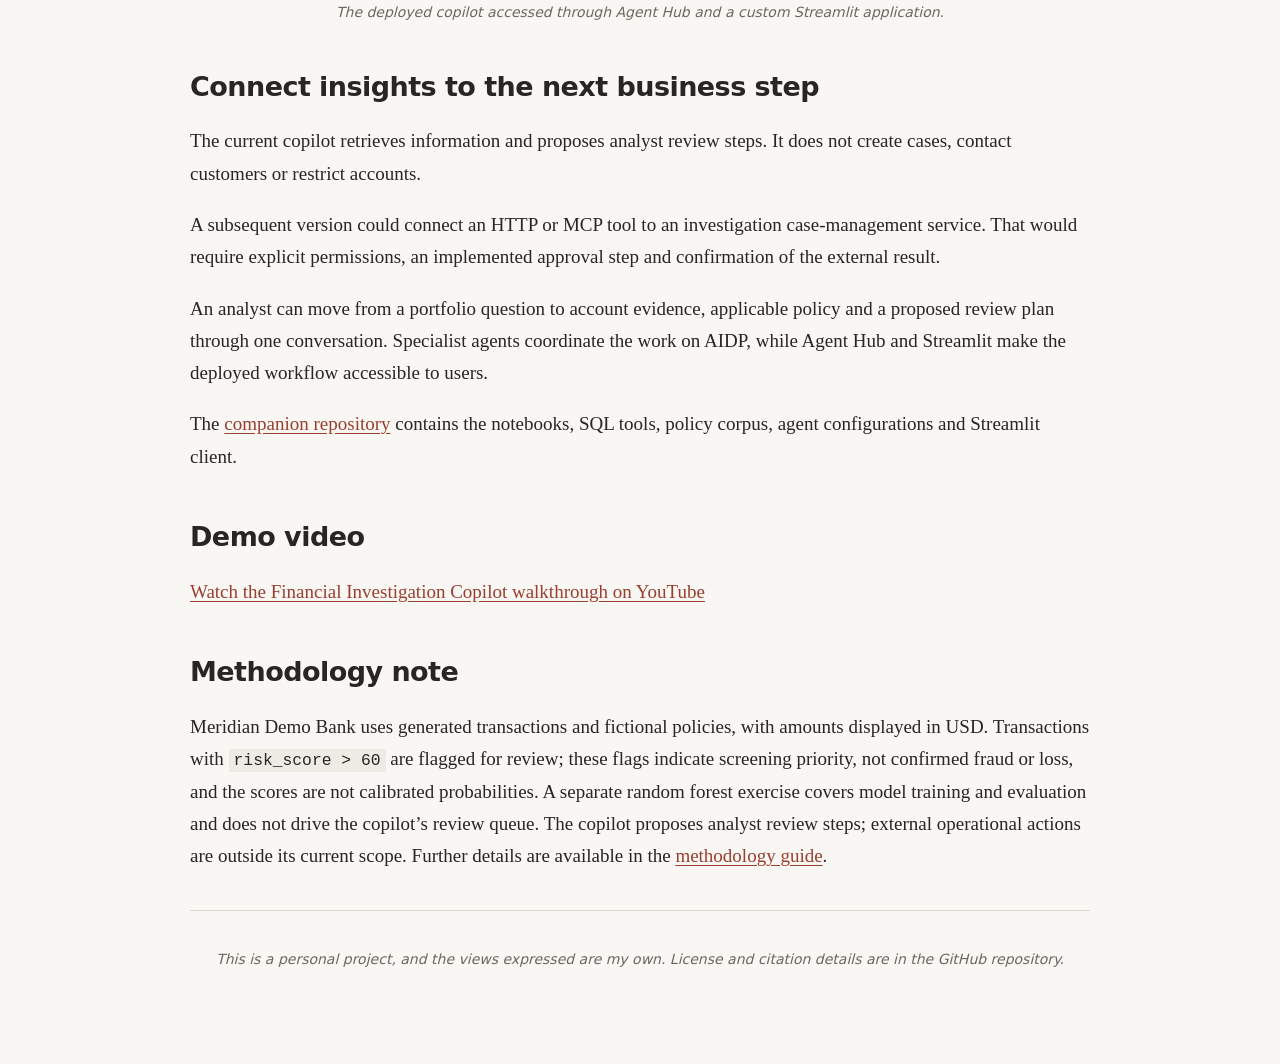
<file: article/preview.html>
<!DOCTYPE html>
<html xmlns="http://www.w3.org/1999/xhtml" lang="" xml:lang="">
<head>
  <meta charset="utf-8" />
  <meta name="generator" content="pandoc" />
  <meta name="viewport" content="width=device-width, initial-scale=1.0, user-scalable=yes" />
  <title>Financial Investigation Copilot</title>
  <style>
    code{white-space: pre-wrap;}
    span.smallcaps{font-variant: small-caps;}
    div.columns{display: flex; gap: min(4vw, 1.5em);}
    div.column{flex: auto; overflow-x: auto;}
    div.hanging-indent{margin-left: 1.5em; text-indent: -1.5em;}
    /* The extra [class] is a hack that increases specificity enough to
       override a similar rule in reveal.js */
    ul.task-list[class]{list-style: none;}
    ul.task-list li input[type="checkbox"] {
      font-size: inherit;
      width: 0.8em;
      margin: 0 0.8em 0.2em -1.6em;
      vertical-align: middle;
    }
    .display.math{display: block; text-align: center; margin: 0.5rem auto;}
  </style>
  <link rel="stylesheet" href="preview.css" />
</head>
<body>
<h1
id="building-a-multi-agent-financial-investigation-copilot-with-oracle-ai-data-platform">Building
a Multi-Agent Financial Investigation Copilot with Oracle AI Data
Platform</h1>
<p>Connecting financial data, policy documents and specialist agents —
from a visual workflow to Agent Hub and Streamlit.</p>
<figure>
<img src="media/cover-medium-safe-v2.png"
alt="Cover illustration of a financial investigation supported by connected data and specialist AI agents on Oracle AI Data Platform." />
<figcaption aria-hidden="true">Cover illustration of a financial
investigation supported by connected data and specialist AI agents on
Oracle AI Data Platform.</figcaption>
</figure>
<p>A financial analyst starts with a practical question:</p>
<blockquote>
<p><em>“Which accounts should I investigate first, what activity
supports that priority, and which policy applies?”</em></p>
</blockquote>
<p>Answering it usually involves several steps: reviewing a dashboard,
querying transactions, finding the relevant policy and assembling an
investigation summary.</p>
<p>I built a financial investigation copilot to bring those steps into
one conversation. Using Oracle AI Data Platform (AIDP), a supervisor
coordinates specialist agents that retrieve financial measures, examine
account activity, search policy documents and prepare an analyst
brief.</p>
<p>For Meridian Demo Bank, a fictional bank, the workflow brings
connected transaction data and policy documents into one conversation to
support investigation and proposed review steps.</p>
<h2 id="a-data-foundation-that-supports-the-conversation">A data
foundation that supports the conversation</h2>
<p>Agents need access to information that has enough structure and
context to answer business questions.</p>
<p><a
href="https://www.gartner.com/en/newsroom/press-releases/2025-02-26-lack-of-ai-ready-data-puts-ai-projects-at-risk">Gartner</a>
reported that 63% of organizations either lacked — or were unsure they
had — the right data-management practices for AI. That finding
reinforces a practical requirement: prepare the data an agent needs
alongside the workflow it will support.</p>
<p>For this project, Spark notebooks organize banking transactions into
three medallion layers:</p>
<figure>
<img src="media/medallion-layers.png"
alt="Medallion layers: Bronze retains ingested transactions, Silver validates fields and derives attributes, and Gold provides account-month analytics and transaction features." />
<figcaption aria-hidden="true">Medallion layers: Bronze retains ingested
transactions, Silver validates fields and derives attributes, and Gold
provides account-month analytics and transaction features.</figcaption>
</figure>
<p><em>Financial transaction data foundation medallion layers and their
purpose</em></p>
<p>Gold data is published to Autonomous AI Lakehouse for Oracle
Analytics Cloud dashboards. The copilot’s SQL tools query Gold-derived
Spark serving tables stored in Delta format. Gold also supports a
separate ML training and evaluation workflow.</p>
<p>This foundation provides the financial context. The multi-agent
workflow determines how to use it.</p>
<figure>
<img src="media/architecture.png"
alt="Architecture showing Spark medallion data, AILH and OAC analytics, a policy knowledge base, a supervisor with four specialist agents, and deployment through AI Registry to Agent Hub and Streamlit." />
<figcaption aria-hidden="true">Architecture showing Spark medallion
data, AILH and OAC analytics, a policy knowledge base, a supervisor with
four specialist agents, and deployment through AI Registry to Agent Hub
and Streamlit.</figcaption>
</figure>
<p><em>Financial Investigation Copilot Architecture</em></p>
<h2 id="executive-dashboards-provide-the-starting-point">Executive
dashboards provide the starting point</h2>
<p>Before asking an agent to investigate an account, a fraud-operations
leader needs a view of the portfolio.</p>
<p>I first created executive analytics in a Spark notebook, then built
interactive dashboards in Oracle Analytics Cloud using Gold tables
published to Autonomous AI Lakehouse. The workbook brings together six
views: an executive snapshot, a summary brief, activity and risk trends,
an investigation queue, exposure breakdowns and monthly changes.</p>
<p>These views answer practical questions: How much activity occurred
this month? What proportion was flagged for review? Which accounts
contribute the most flagged exposure? How does activity vary by
transaction type and location?</p>
<p>The executive snapshot combines headline measures with monthly trends
and a ranked account queue. Amounts are displayed in USD, with
reporting-period controls providing context for the analysis.</p>
<p>An analyst can then take the investigation further:</p>
<blockquote>
<p><em>“Investigate the highest-exposure account for this reporting
month. Show the supporting transactions and the applicable review
policy.”</em></p>
</blockquote>
<p>That question brings together structured financial data, transaction
evidence and written guidance — the work coordinated by the multi-agent
copilot.</p>
<figure>
<img src="media/executive-dashboard.png"
alt="Oracle Analytics Cloud executive dashboard with USD portfolio measures, monthly activity and screening trends, and an account investigation queue." />
<figcaption aria-hidden="true">Oracle Analytics Cloud executive
dashboard with USD portfolio measures, monthly activity and screening
trends, and an account investigation queue.</figcaption>
</figure>
<p><em>The OAC executive snapshot brings portfolio activity, screening
measures and the investigation queue into one view.</em></p>
<h2
id="build-a-multi-agent-workflow-and-give-each-agent-a-clear-job">Build
a multi-agent workflow and give each agent a clear job</h2>
<p>I built the copilot using AIDP’s no-code visual Agent Builder. The
flow connects a chat trigger, guardrails, a supervisor and four executor
agents.</p>
<p>The supervisor interprets the request and selects the specialist
executors needed to answer it. Each executor has a focused role and its
own attached tools.</p>
<figure>
<img src="media/executor-roles.png"
alt="Four executor roles: Portfolio SQL has four tools, Investigation SQL has three, Policy RAG retrieves cited guidance, and Investigation Brief formats the collected evidence." />
<figcaption aria-hidden="true">Four executor roles: Portfolio SQL has
four tools, Investigation SQL has three, Policy RAG retrieves cited
guidance, and Investigation Brief formats the collected
evidence.</figcaption>
</figure>
<p><em>Specialist agents with focused roles and attached tools</em></p>
<p>I separated these responsibilities so each specialist has focused
instructions and tool access. This makes configuration, handoffs and
troubleshooting easier to inspect.</p>
<p>A guardrails node screens incoming requests before they reach the
supervisor. Agent instructions define responsibilities, permitted tools,
response format and boundaries.</p>
<p>A policy question needs document retrieval; a portfolio question
needs SQL. The supervisor selects the relevant specialists, while a
broader investigation brings their results together.</p>
<p>Oracle documents this supervisor pattern as a way to route requests
and delegate work to focused agents. <a
href="https://docs.oracle.com/en/cloud/paas/ai-data-platform/aidug/agent-creation.html">Oracle
agent creation documentation</a>.</p>
<figure>
<img src="media/agent-workflow.png"
alt="AIDP Agent Builder canvas connecting the message trigger and guardrails to a supervisor, four executor agents, seven SQL tools, one RAG tool and one Prompt tool." />
<figcaption aria-hidden="true">AIDP Agent Builder canvas connecting the
message trigger and guardrails to a supervisor, four executor agents,
seven SQL tools, one RAG tool and one Prompt tool.</figcaption>
</figure>
<p><em>One supervisor coordinates portfolio analysis, account
investigation, policy retrieval and brief composition.</em></p>
<h2 id="use-different-tools-for-different-kinds-of-work">Use different
tools for different kinds of work</h2>
<p>The workflow combines three tool types: SQL, retrieval-augmented
generation and Prompt.</p>
<p><strong>SQL tools retrieve structured financial facts.</strong> Seven
predefined, parameterized SQL queries cover reporting context, portfolio
snapshot, portfolio trends, exposure mix, priority accounts, account
snapshot and transaction evidence. Runtime parameters select the
reporting month, account or breakdown.</p>
<p>For example:</p>
<blockquote>
<p><em>“Show the latest portfolio activity and rank the top five
accounts by flagged gross exposure.”</em></p>
</blockquote>
<p>The portfolio and investigation agents select the relevant tools and
supply the parameters; the queries perform the financial calculations.
Responses use Markdown tables with clear labels and source
references.</p>
<p><strong>The RAG tool retrieves documentary context.</strong> A
knowledge base contains eight documents covering transaction triage,
investigation procedures, data definitions and review guidance.</p>
<p>An analyst can ask:</p>
<blockquote>
<p><em>“What makes an account a P1 review priority? Quote the applicable
policy conditions.”</em></p>
</blockquote>
<p>The Policy RAG Agent retrieves relevant passages and identifies the
document, version and section. This gives the conversation access to
written business guidance alongside numerical results.</p>
<figure>
<img src="media/rag-tool.png"
alt="Policy RAG Agent connected to a retrieval tool configured with the financial investigation knowledge base and a response synthesis model." />
<figcaption aria-hidden="true">Policy RAG Agent connected to a retrieval
tool configured with the financial investigation knowledge base and a
response synthesis model.</figcaption>
</figure>
<p><em>RAG tool attached to the Policy RAG Agent</em></p>
<p><strong>The Prompt tool composes the brief.</strong> Once financial
facts and policy excerpts have been collected, the briefing tool formats
them into a consistent response: summary, portfolio context, account
evidence, policy citations and recommended analyst review.</p>
<p>AIDP also provides HTTP, remote Model Context Protocol (MCP), and
Custom tool templates for additional integrations. <a
href="https://docs.oracle.com/en/cloud/paas/ai-data-platform/aidug/agent-flow-tools.html">Oracle
agent tools documentation</a>.</p>
<h2 id="follow-one-investigation-through-the-workflow">Follow one
investigation through the workflow</h2>
<p>Consider this request:</p>
<blockquote>
<p><em>“For the latest available month, investigate the account with the
highest flagged exposure. Show the portfolio context, account totals,
transaction evidence and applicable policy. Recommend the next analyst
review steps.”</em></p>
</blockquote>
<p>The workflow is designed to handle it in stages:</p>
<ol type="1">
<li><strong>Establish the reporting context.</strong> The Portfolio SQL
Agent identifies the available period and retrieves the portfolio
summary.</li>
<li><strong>Select the account.</strong> The Investigation SQL Agent
retrieves the exposure-ranked queue and selects its first account.</li>
<li><strong>Examine the activity.</strong> The same agent obtains
account totals and relevant transaction-evidence rows.</li>
<li><strong>Retrieve the policy.</strong> The Policy RAG Agent finds the
flagging and priority rules.</li>
<li><strong>Prepare the brief.</strong> The Brief Agent passes the
collected material to the Prompt tool for Markdown composition.</li>
<li><strong>Return proposed review steps.</strong> The analyst receives
the findings, citations and information gaps for further
assessment.</li>
</ol>
<p>The supervisor passes a scoped task to each specialist, including the
reporting month and account identifier where needed. It brings the
returned financial results and policy excerpts together for the Brief
Agent, which uses the Prompt tool to compose the response.</p>
<p>The response format is part of the design. Financial measures appear
in tables, policy claims carry citations, and proposed review steps are
separated from observed facts.</p>
<p>A follow-up can then narrow the question:</p>
<blockquote>
<p><em>“Show the transaction evidence behind that account’s
priority.”</em></p>
</blockquote>
<p>This is the intended conversational value: moving from a portfolio
question to account detail and policy context without requiring the
analyst to assemble every intermediate request manually.</p>
<figure>
<img src="media/investigation-conversation.png"
alt="Investigation conversation layout showing portfolio context, account totals, transaction evidence, policy references and a follow-up question." />
<figcaption aria-hidden="true">Investigation conversation layout showing
portfolio context, account totals, transaction evidence, policy
references and a follow-up question.</figcaption>
</figure>
<h2 id="test-the-tools-then-test-the-coordination">Test the tools, then
test the coordination</h2>
<p>Testing starts with individual tools. Do the SQL results match the
expected values for the selected month and account? Does the RAG tool
retrieve the applicable policy and source citation? Does the Prompt tool
preserve the supplied evidence while formatting the brief?</p>
<p>The next step is to test the agents in Playground, first
independently and then through the supervisor.</p>
<p>Useful prompts exercise different routes:</p>
<p>Try “Summarize the latest portfolio activity” for SQL retrieval,
“Explain the complete P1 policy rule and cite the source” for policy
retrieval, and “Investigate the highest-exposure account for the latest
available month” for coordination. Also test an unavailable reporting
month and a request to freeze an account to check how the workflow
handles missing information and its action boundary.</p>
<p>AIDP’s Playground supports test conversations and inspection through
traces and spans. These help developers examine routing, tool calls,
errors and response generation. <a
href="https://docs.oracle.com/en/cloud/paas/ai-data-platform/aidug/agent-creation.html">Oracle
agent testing documentation</a>.</p>
<p>Each agent also has its own model configuration. That allows model
choice and output limits to reflect the task — routing, retrieval or
brief composition — rather than applying identical settings
everywhere.</p>
<figure>
<img src="media/playground-trace.png"
alt="AIDP Playground conversation and trace view showing the request route and returned portfolio response." />
<figcaption aria-hidden="true">AIDP Playground conversation and trace
view showing the request route and returned portfolio
response.</figcaption>
</figure>
<p><em>Agent testing in AIDP Playground</em></p>
<h2 id="describe-the-agent-through-its-agent-card">Describe the agent
through its Agent Card</h2>
<p>An agent needs a clear description before users or applications can
discover and invoke it.</p>
<p>The Agent2Agent (A2A) Agent Card describes the agent’s name, purpose,
version, capabilities and skills. AIDP manages protocol and
deployment-related properties. I defined four skills: Portfolio Risk
Analytics, Account Triage and Transaction Evidence, Synthetic Policy
Retrieval, and Grounded Investigation Brief.</p>
<p>Each skill includes an identifier, description, tags and example
prompts.</p>
<p>These descriptions help users understand the agent’s scope. They
document capabilities; the actual behavior is implemented through agent
instructions, tools and orchestration.</p>
<figure>
<img src="media/agent-card-registry.png"
alt="Agent Card metadata form beside the deployed investigation copilot listing in AI Registry." />
<figcaption aria-hidden="true">Agent Card metadata form beside the
deployed investigation copilot listing in AI Registry.</figcaption>
</figure>
<p><em>The Agent Card describes the copilot’s skills; AI Registry makes
the deployed agent discoverable.</em></p>
<h2 id="deploy-and-bring-the-agent-to-users">Deploy and bring the agent
to users</h2>
<p>Deployment hosts the configured agent on AI compute and exposes
authenticated endpoints. After changing the workflow, I redeploy the
agent to update the hosted service. <a
href="https://docs.oracle.com/en/cloud/paas/ai-data-platform/aidug/agent-flow-deployment.html">Oracle
agent deployment documentation</a>.</p>
<p>I registered the deployed copilot in AI Registry and accessed it
through two interfaces.</p>
<p><strong>Agent Hub</strong> provides a conversational entry point
where users can discover the registered agent and ask questions. It
offers a straightforward way to introduce the copilot without building a
separate user interface.</p>
<p><strong>Streamlit</strong> demonstrates application integration. The
local application connects to the deployed AIDP agent through its A2A
endpoint and displays Markdown responses and tables. It also retains a
separate provider connection for Private AI Agent Factory agents.</p>
<p>The orchestration remains on AIDP. The application supplies the user
experience and invokes the deployed service.</p>
<figure>
<img src="media/agent-hub-streamlit.png"
alt="The deployed investigation copilot accessed through Agent Hub and a custom Streamlit application, both displaying USD portfolio responses." />
<figcaption aria-hidden="true">The deployed investigation copilot
accessed through Agent Hub and a custom Streamlit application, both
displaying USD portfolio responses.</figcaption>
</figure>
<p><em>The deployed copilot accessed through Agent Hub and a custom
Streamlit application.</em></p>
<h2 id="connect-insights-to-the-next-business-step">Connect insights to
the next business step</h2>
<p>The current copilot retrieves information and proposes analyst review
steps. It does not create cases, contact customers or restrict
accounts.</p>
<p>A subsequent version could connect an HTTP or MCP tool to an
investigation case-management service. That would require explicit
permissions, an implemented approval step and confirmation of the
external result.</p>
<p>An analyst can move from a portfolio question to account evidence,
applicable policy and a proposed review plan through one conversation.
Specialist agents coordinate the work on AIDP, while Agent Hub and
Streamlit make the deployed workflow accessible to users.</p>
<p>The <a
href="https://github.com/akhuperkar/aidp-financial-investigation-copilot">companion
repository</a> contains the notebooks, SQL tools, policy corpus, agent
configurations and Streamlit client.</p>
<h2 id="demo-video">Demo video</h2>
<p><a href="https://www.youtube.com/watch?v=7Jhn-jmz2vg">Watch the
Financial Investigation Copilot walkthrough on YouTube</a></p>
<h2 id="methodology-note">Methodology note</h2>
<p>Meridian Demo Bank uses generated transactions and fictional
policies, with amounts displayed in USD. Transactions with
<code>risk_score &gt; 60</code> are flagged for review; these flags
indicate screening priority, not confirmed fraud or loss, and the scores
are not calibrated probabilities. A separate random forest exercise
covers model training and evaluation and does not drive the copilot’s
review queue. The copilot proposes analyst review steps; external
operational actions are outside its current scope. Further details are
available in the <a
href="https://github.com/akhuperkar/aidp-financial-investigation-copilot/blob/main/docs/metrics-and-methodology.md">methodology
guide</a>.</p>
<hr />
<p><em>This is a personal project, and the views expressed are my own.
License and citation details are in the GitHub repository.</em></p>
</body>
</html>
</file>
<file: article/preview.css>
html{background:#f8f7f4;color:#282624}body{max-width:900px;margin:0 auto;padding:48px 28px 80px;font:19px/1.7 Georgia,serif}h1,h2,h3{font-family:system-ui,sans-serif;line-height:1.2;letter-spacing:-.02em}h1{font-size:clamp(30px,4vw,45px)}h2{font-size:27px;margin-top:48px}body>p:first-of-type{color:#645e59;font:22px/1.45 system-ui,sans-serif}a{color:#9a3f2f;text-underline-offset:3px}img{display:block;max-width:100%;height:auto;margin:30px auto 10px}figure{margin:30px 0}figcaption,body>p:has(>em:only-child){text-align:center;font:14px/1.5 system-ui,sans-serif;color:#6d6660}blockquote{border-left:3px solid #c74634;padding-left:24px;margin:28px 0;color:#514a44}li{margin:12px 0}code{background:#eeeae4;padding:2px 5px;font-size:.86em}hr{border:0;border-top:1px solid #ddd7cf;margin:38px 0}@media(max-width:600px){body{padding:22px 18px;font-size:18px}h2{font-size:25px}}
</file>
